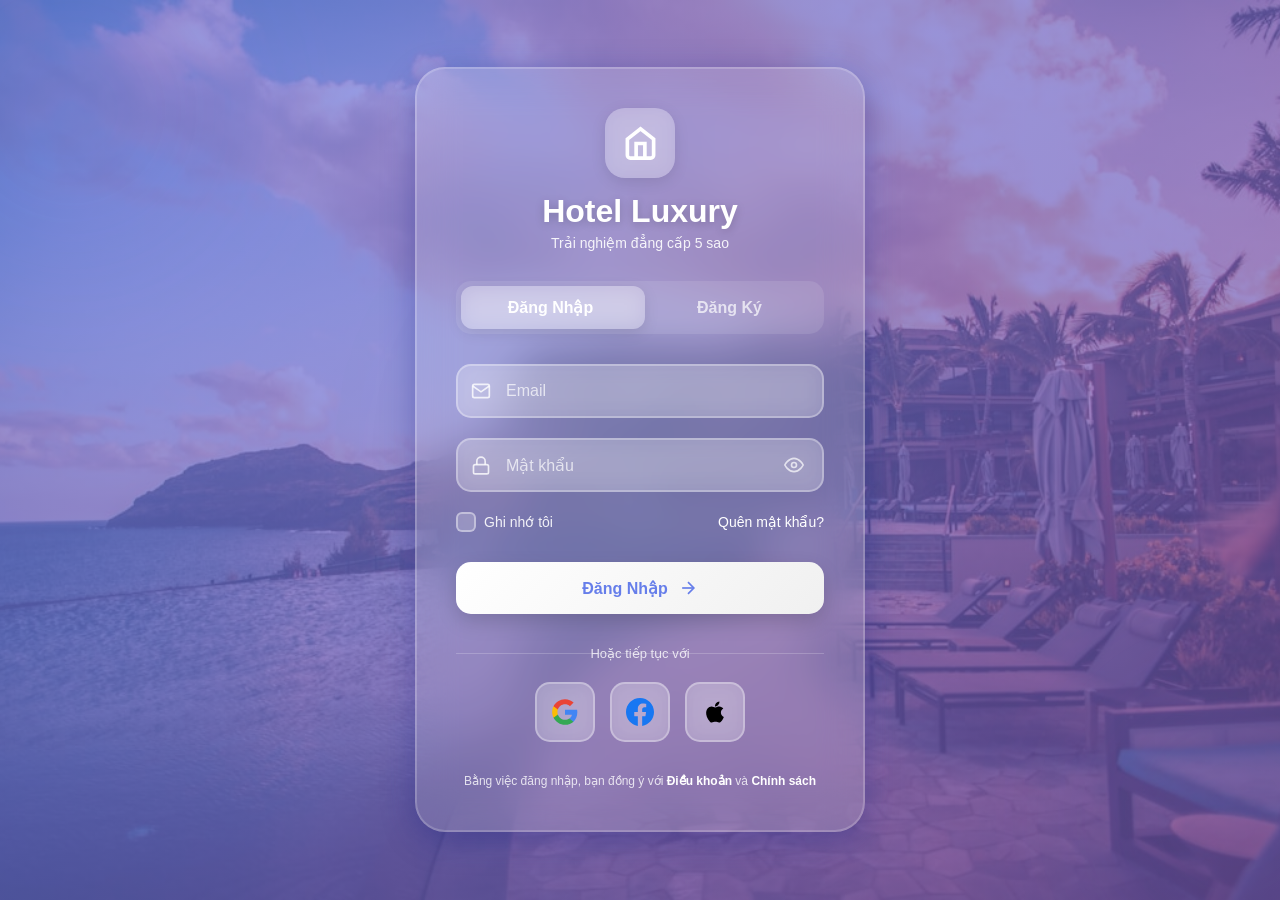
<file: Hotel_Miranda_16-10-23/Frontend/Admin/index.html>
<!DOCTYPE html>
<html lang="vi">
<head>
    <meta charset="UTF-8">
    <meta name="viewport" content="width=device-width, initial-scale=1.0">
    <title>Hotel Manager - Admin Dashboard</title>
    <link rel="stylesheet" href="admin.css">
    <link rel="stylesheet" href="https://cdnjs.cloudflare.com/ajax/libs/font-awesome/6.4.0/css/all.min.css">
</head>
<body>
    <div class="admin-container">
        <!-- Sidebar -->
        <aside class="sidebar">
            <div class="sidebar-header">
                <div class="logo">
                    <i class="fas fa-hotel"></i>
                    <span>Hotel Manager</span>
                </div>
            </div>
            <nav class="sidebar-nav">
                <a href="#" data-tab="dashboard" class="nav-item active">
                    <i class="fas fa-chart-line"></i> Dashboard
                </a>
                <a href="#" data-tab="booking" class="nav-item">
                    <i class="fas fa-calendar-check"></i> Đặt phòng
                </a>
                <a href="#" data-tab="phong" class="nav-item">
                    <i class="fas fa-door-open"></i> Phòng
                </a>
                <a href="#" data-tab="nhanvien" class="nav-item">
                    <i class="fas fa-users"></i> Nhân viên
                </a>
                <a href="#" data-tab="dichvu" class="nav-item">
                    <i class="fas fa-concierge-bell"></i> Dịch vụ
                </a>
                <a href="#" data-tab="baocao" class="nav-item">
                    <i class="fas fa-file-alt"></i> Báo cáo
                </a>
                <a href="#" data-tab="settings" class="nav-item">
                    <i class="fas fa-cog"></i> Cài đặt
                </a>
                <a href="../index.html" class="nav-item logout">
                    <i class="fas fa-sign-out-alt"></i> Đăng xuất
                </a>
            </nav>
        </aside>

        <!-- Main Content -->
        <main class="main-content">
            <!-- Header -->
            <header class="header">
                <div class="header-left">
                    <button class="menu-toggle" id="menuToggle">
                        <i class="fas fa-bars"></i>
                    </button>
                    <h1>Hotel Admin Panel</h1>
                </div>
                <div class="header-right">
                    <div class="user-profile">
                        <img src="https://via.placeholder.com/40" alt="User">
                        <span id="adminName">Admin</span>
                    </div>
                </div>
            </header>

            <!-- Content Area -->
            <div class="content-area">
                <!-- DASHBOARD TAB -->
                <section id="dashboard" class="tab-content active">
                    <h2>Dashboard</h2>
                    <div class="dashboard-grid">
                        <div class="stat-card">
                            <div class="stat-icon" style="background: #3b82f6;">
                                <i class="fas fa-door-open"></i>
                            </div>
                            <div class="stat-info">
                                <h3 id="totalRooms">0</h3>
                                <p>Tổng phòng</p>
                            </div>
                        </div>
                        <div class="stat-card">
                            <div class="stat-icon" style="background: #10b981;">
                                <i class="fas fa-check-circle"></i>
                            </div>
                            <div class="stat-info">
                                <h3 id="emptyRooms">0</h3>
                                <p>Phòng trống</p>
                            </div>
                        </div>
                        <div class="stat-card">
                            <div class="stat-icon" style="background: #f59e0b;">
                                <i class="fas fa-calendar-alt"></i>
                            </div>
                            <div class="stat-info">
                                <h3 id="bookedRooms">0</h3>
                                <p>Đã đặt</p>
                            </div>
                        </div>
                        <div class="stat-card">
                            <div class="stat-icon" style="background: #ef4444;">
                                <i class="fas fa-money-bill"></i>
                            </div>
                            <div class="stat-info">
                                <h3 id="revenue">$0</h3>
                                <p>Doanh thu</p>
                            </div>
                        </div>
                        <div class="stat-card">
                            <div class="stat-icon" style="background: #8b5cf6;">
                                <i class="fas fa-users"></i>
                            </div>
                            <div class="stat-info">
                                <h3 id="totalCustomers">0</h3>
                                <p>Khách hàng</p>
                            </div>
                        </div>
                        <div class="stat-card">
                            <div class="stat-icon" style="background: #ec4899;">
                                <i class="fas fa-user-tie"></i>
                            </div>
                            <div class="stat-info">
                                <h3 id="totalStaff">0</h3>
                                <p>Nhân viên</p>
                            </div>
                        </div>
                    </div>
                </section>

                <!-- BOOKING TAB -->
                <section id="booking" class="tab-content">
                    <div class="section-header">
                        <h2>Quản lý đặt phòng</h2>
                        <button class="btn btn-primary" id="addNewBookingBtn">
                            <i class="fas fa-plus"></i> Thêm đặt phòng
                        </button>
                    </div>

                    <!-- Search & Filter -->
                    <div class="search-bar">
                        <input type="text" id="bookingSearch" placeholder="Tìm theo tên khách, mã phòng...">
                        <input type="date" id="bookingFilterDate" placeholder="Lọc theo ngày">
                        <button class="btn btn-secondary" id="bookingResetBtn">
                            <i class="fas fa-redo"></i> Làm mới
                        </button>
                    </div>

                    <!-- Booking List Table -->
                    <table class="data-table">
                        <thead>
                            <tr>
                                <th>#</th>
                                <th>Khách hàng</th>
                                <th>Phòng</th>
                                <th>Loại phòng</th>
                                <th>Check-in</th>
                                <th>Check-out</th>
                                <th>Số đêm</th>
                                <th>Giá</th>
                                <th>Hành động</th>
                            </tr>
                        </thead>
                        <tbody id="bookingTableBody">
                            <tr>
                                <td colspan="9" style="text-align: center; color: #999;">Đang tải dữ liệu...</td>
                            </tr>
                        </tbody>
                    </table>
                </section>

                <!-- BOOKING DETAIL MODAL -->
                <div id="bookingModal" class="modal">
                    <div class="modal-content" style="max-width: 600px;">
                        <div class="modal-header">
                            <h2 id="bookingModalTitle">Thêm đặt phòng</h2>
                            <button class="close-btn">&times;</button>
                        </div>
                        <form id="bookingForm" style="padding: 20px;">
                            <div class="form-row">
                                <div class="form-group">
                                    <label>Khách hàng *</label>
                                    <input type="text" id="bookingGuestName" placeholder="Nhập tên khách" required>
                                </div>
                                <div class="form-group">
                                    <label>SĐT *</label>
                                    <input type="tel" id="bookingGuestPhone" placeholder="Nhập SĐT" required>
                                </div>
                            </div>

                            <div class="form-row">
                                <div class="form-group">
                                    <label>Email *</label>
                                    <input type="email" id="bookingGuestEmail" placeholder="Nhập email" required>
                                </div>
                                <div class="form-group">
                                    <label>CCCD/Passport</label>
                                    <input type="text" id="bookingGuestCCCD" placeholder="Nhập CCCD/Passport">
                                </div>
                            </div>

                            <div class="form-row">
                                <div class="form-group">
                                    <label>Phòng *</label>
                                    <select id="bookingRoom" required>
                                        <option value="">-- Chọn phòng --</option>
                                    </select>
                                </div>
                                <div class="form-group">
                                    <label>Check-in *</label>
                                    <input type="date" id="bookingCheckIn" required>
                                </div>
                            </div>

                            <div class="form-row">
                                <div class="form-group">
                                    <label>Check-out *</label>
                                    <input type="date" id="bookingCheckOut" required>
                                </div>
                                <div class="form-group">
                                    <label>Số khách</label>
                                    <input type="number" id="bookingGuests" min="1" value="1">
                                </div>
                            </div>

                            <div class="form-group">
                                <label>Ghi chú</label>
                                <textarea id="bookingNotes" placeholder="Ghi chú thêm..." rows="3" style="width: 100%;"></textarea>
                            </div>

                            <div style="display: grid; grid-template-columns: 1fr 1fr; gap: 15px; margin-top: 25px;">
                                <button type="button" class="btn btn-secondary" id="bookingCancelBtn">
                                    <i class="fas fa-times"></i> Hủy
                                </button>
                                <button type="submit" class="btn btn-primary">
                                    <i class="fas fa-save"></i> Lưu
                                </button>
                            </div>
                        </form>
                    </div>
                </div>

                <!-- PHÒNG TAB -->
                <section id="phong" class="tab-content">
                    <div class="section-header">
                        <h2>Quản lý phòng</h2>
                        <button class="btn btn-primary" id="addPhongBtn">
                            <i class="fas fa-plus"></i> Thêm phòng
                        </button>
                    </div>
                    <div class="filters">
                        <input type="text" id="searchPhong" placeholder="Tìm kiếm phòng...">
                        <select id="filterPhongStatus">
                            <option value="">Tất cả trạng thái</option>
                            <option value="Trống">Trống</option>
                            <option value="Đã đặt">Đã đặt</option>
                        </select>
                    </div>
                    <table class="data-table">
                        <thead>
                            <tr>
                                <th>Mã phòng</th>
                                <th>Tên phòng</th>
                                <th>Loại</th>
                                <th>Giá/Đêm</th>
                                <th>Sức chứa</th>
                                <th>Trạng thái</th>
                                <th>Hành động</th>
                            </tr>
                        </thead>
                        <tbody id="phongTableBody">
                        </tbody>
                    </table>
                </section>

                <!-- NHÂN VIÊN TAB -->
                <section id="nhanvien" class="tab-content">
                    <div class="section-header">
                        <h2>Quản lý nhân viên</h2>
                        <button class="btn btn-primary" id="addNhanVienBtn">
                            <i class="fas fa-plus"></i> Thêm nhân viên
                        </button>
                    </div>
                    <div class="filters">
                        <input type="text" id="searchNhanVien" placeholder="Tìm kiếm nhân viên...">
                        <select id="filterNhanVienStatus">
                            <option value="">Tất cả trạng thái</option>
                            <option value="Đang làm việc">Đang làm việc</option>
                            <option value="Nghỉ việc">Nghỉ việc</option>
                        </select>
                    </div>
                    <table class="data-table">
                        <thead>
                            <tr>
                                <th>Mã NV</th>
                                <th>Tên nhân viên</th>
                                <th>Chức vụ</th>
                                <th>Email</th>
                                <th>SĐT</th>
                                <th>Lương</th>
                                <th>Trạng thái</th>
                                <th>Hành động</th>
                            </tr>
                        </thead>
                        <tbody id="nhanvienTableBody">
                        </tbody>
                    </table>
                </section>

                <!-- DỊCH VỤ/CHI PHÍ TAB -->
                <section id="dichvu" class="tab-content">
                    <div class="section-header">
                        <h2>Quản lý dịch vụ & Chi phí</h2>
                        <button class="btn btn-primary" id="addDichVuBtn">
                            <i class="fas fa-plus"></i> Thêm dịch vụ
                        </button>
                    </div>
                    <table class="data-table">
                        <thead>
                            <tr>
                                <th>Mã dịch vụ</th>
                                <th>Tên dịch vụ</th>
                                <th>Đơn giá</th>
                                <th>Hành động</th>
                            </tr>
                        </thead>
                        <tbody id="dichvuTableBody">
                        </tbody>
                    </table>
                </section>

                <!-- BÁO CÁO TAB -->
                <section id="baocao" class="tab-content">
                    <div class="section-header">
                        <h2>Báo cáo & Thống kê</h2>
                    </div>
                    <div class="report-filters">
                        <input type="date" id="reportFrom">
                        <input type="date" id="reportTo">
                        <button class="btn btn-secondary" id="generateReport">
                            <i class="fas fa-refresh"></i> Tạo báo cáo
                        </button>
                    </div>
                    <div id="reportContent" class="report-content">
                        <h3>Chọn khoảng thời gian để tạo báo cáo</h3>
                    </div>
                </section>

                <!-- CÀI ĐẶT TAB -->
                <section id="settings" class="tab-content">
                    <h2>Cài đặt hệ thống</h2>
                    <div class="settings-group">
                        <h3>Cài đặt chung</h3>
                        <div class="setting-item">
                            <label>Tên khách sạn:</label>
                            <input type="text" id="hotelName" value="Hotel Miranda">
                        </div>
                        <div class="setting-item">
                            <label>Email hỗ trợ:</label>
                            <input type="email" id="supportEmail" value="support@hotelmiranda.com">
                        </div>
                        <div class="setting-item">
                            <label>Số điện thoại:</label>
                            <input type="tel" id="supportPhone" value="+84 123 456 789">
                        </div>
                        <button class="btn btn-primary" id="saveSettingsBtn">
                            <i class="fas fa-save"></i> Lưu cài đặt
                        </button>
                    </div>
                </section>
            </div>
        </main>
    </div>

    <!-- MODALS -->
    <!-- Thêm/Edit Phòng Modal -->
    <div id="phongModal" class="modal">
        <div class="modal-content">
            <div class="modal-header">
                <h2 id="phongModalTitle">Thêm phòng</h2>
                <button class="close-btn">&times;</button>
            </div>
            <form id="phongForm">
                <div class="form-group">
                    <label>Mã phòng:</label>
                    <input type="text" id="maPhong" required>
                </div>
                <div class="form-group">
                    <label>Tên phòng:</label>
                    <input type="text" id="tenPhong" required>
                </div>
                <div class="form-group">
                    <label>Loại phòng:</label>
                    <select id="loaiPhong" required>
                        <option>Deluxe</option>
                        <option>Family</option>
                        <option>Standard</option>
                    </select>
                </div>
                <div class="form-group">
                    <label>Giá/Đêm:</label>
                    <input type="number" id="donGia" required>
                </div>
                <div class="form-group">
                    <label>Sức chứa:</label>
                    <input type="number" id="sucChua" required>
                </div>
                <div class="form-group">
                    <label>Mô tả:</label>
                    <textarea id="moTa"></textarea>
                </div>
                <div class="form-group">
                    <label>Hình ảnh:</label>
                    <input type="file" id="hinhAnhPhong" accept="image/*">
                    <small>Chọn ảnh phòng (PNG, JPG, GIF, WebP, max 5MB)</small>
                </div>
                <div class="form-group" id="imagePreviewGroup" style="display: none;">
                    <img id="hinhAnhPreview" src="" alt="Preview" style="max-width: 200px; max-height: 200px; border-radius: 4px;">
                </div>
                <div class="form-group">
                    <label>Trạng thái:</label>
                    <select id="trangThaiPhong">
                        <option>Trống</option>
                        <option>Đã đặt</option>
                    </select>
                </div>
                <div class="modal-buttons">
                    <button type="button" class="btn btn-secondary close-modal">Hủy</button>
                    <button type="submit" class="btn btn-primary">Lưu</button>
                </div>
            </form>
        </div>
    </div>

    <!-- Thêm/Edit Nhân viên Modal -->
    <div id="nhanvienModal" class="modal">
        <div class="modal-content">
            <div class="modal-header">
                <h2 id="nhanvienModalTitle">Thêm nhân viên</h2>
                <button class="close-btn">&times;</button>
            </div>
            <form id="nhanvienForm">
                <div class="form-group">
                    <label>Tên nhân viên:</label>
                    <input type="text" id="tenNV" required>
                </div>
                <div class="form-group">
                    <label>Chức vụ:</label>
                    <input type="text" id="chucVu" required>
                </div>
                <div class="form-group">
                    <label>Email:</label>
                    <input type="email" id="emailNV" required>
                </div>
                <div class="form-group">
                    <label>SĐT:</label>
                    <input type="tel" id="sdtNV" required>
                </div>
                <div class="form-group">
                    <label>Lương:</label>
                    <input type="number" id="luongNV" required>
                </div>
                <div class="form-group">
                    <label>Trạng thái:</label>
                    <select id="trangThaiNV">
                        <option value="Đang làm việc">Đang làm việc</option>
                        <option value="Nghỉ việc">Nghỉ việc</option>
                    </select>
                </div>
                <div class="modal-buttons">
                    <button type="button" class="btn btn-secondary close-modal">Hủy</button>
                    <button type="submit" class="btn btn-primary">Lưu</button>
                </div>
            </form>
        </div>
    </div>

    <!-- Thêm/Edit Dịch vụ Modal -->
    <div id="dichvuModal" class="modal">
        <div class="modal-content">
            <div class="modal-header">
                <h2 id="dichvuModalTitle">Thêm dịch vụ</h2>
                <button class="close-btn">&times;</button>
            </div>
            <form id="dichvuForm">
                <div class="form-group">
                    <label>Tên dịch vụ:</label>
                    <input type="text" id="tenDichVu" required>
                </div>
                <div class="form-group">
                    <label>Đơn giá:</label>
                    <input type="number" id="donGiaDichVu" required>
                </div>
                <div class="modal-buttons">
                    <button type="button" class="btn btn-secondary close-modal">Hủy</button>
                    <button type="submit" class="btn btn-primary">Lưu</button>
                </div>
            </form>
        </div>
    </div>

    <!-- Thêm Booking Modal -->
    <div id="bookingModal" class="modal">
        <div class="modal-content">
            <div class="modal-header">
                <h2>Tạo đặt phòng mới</h2>
                <button class="close-btn">&times;</button>
            </div>
            <form id="bookingForm">
                <div class="form-group">
                    <label>Tên khách hàng:</label>
                    <input type="text" id="bookingName" required>
                </div>
                <div class="form-group">
                    <label>Email:</label>
                    <input type="email" id="bookingEmail" required>
                </div>
                <div class="form-group">
                    <label>SĐT:</label>
                    <input type="tel" id="bookingPhone" required>
                </div>
                <div class="form-group">
                    <label>Chọn phòng:</label>
                    <select id="bookingPhong" required></select>
                </div>
                <div class="form-group">
                    <label>Check-in:</label>
                    <input type="date" id="checkIn" required>
                </div>
                <div class="form-group">
                    <label>Check-out:</label>
                    <input type="date" id="checkOut" required>
                </div>
                <div class="modal-buttons">
                    <button type="button" class="btn btn-secondary close-modal">Hủy</button>
                    <button type="submit" class="btn btn-primary">Tạo đặt phòng</button>
                </div>
            </form>
        </div>
    </div>

    <script src="admin.js"></script>
</body>
</html>
</file>
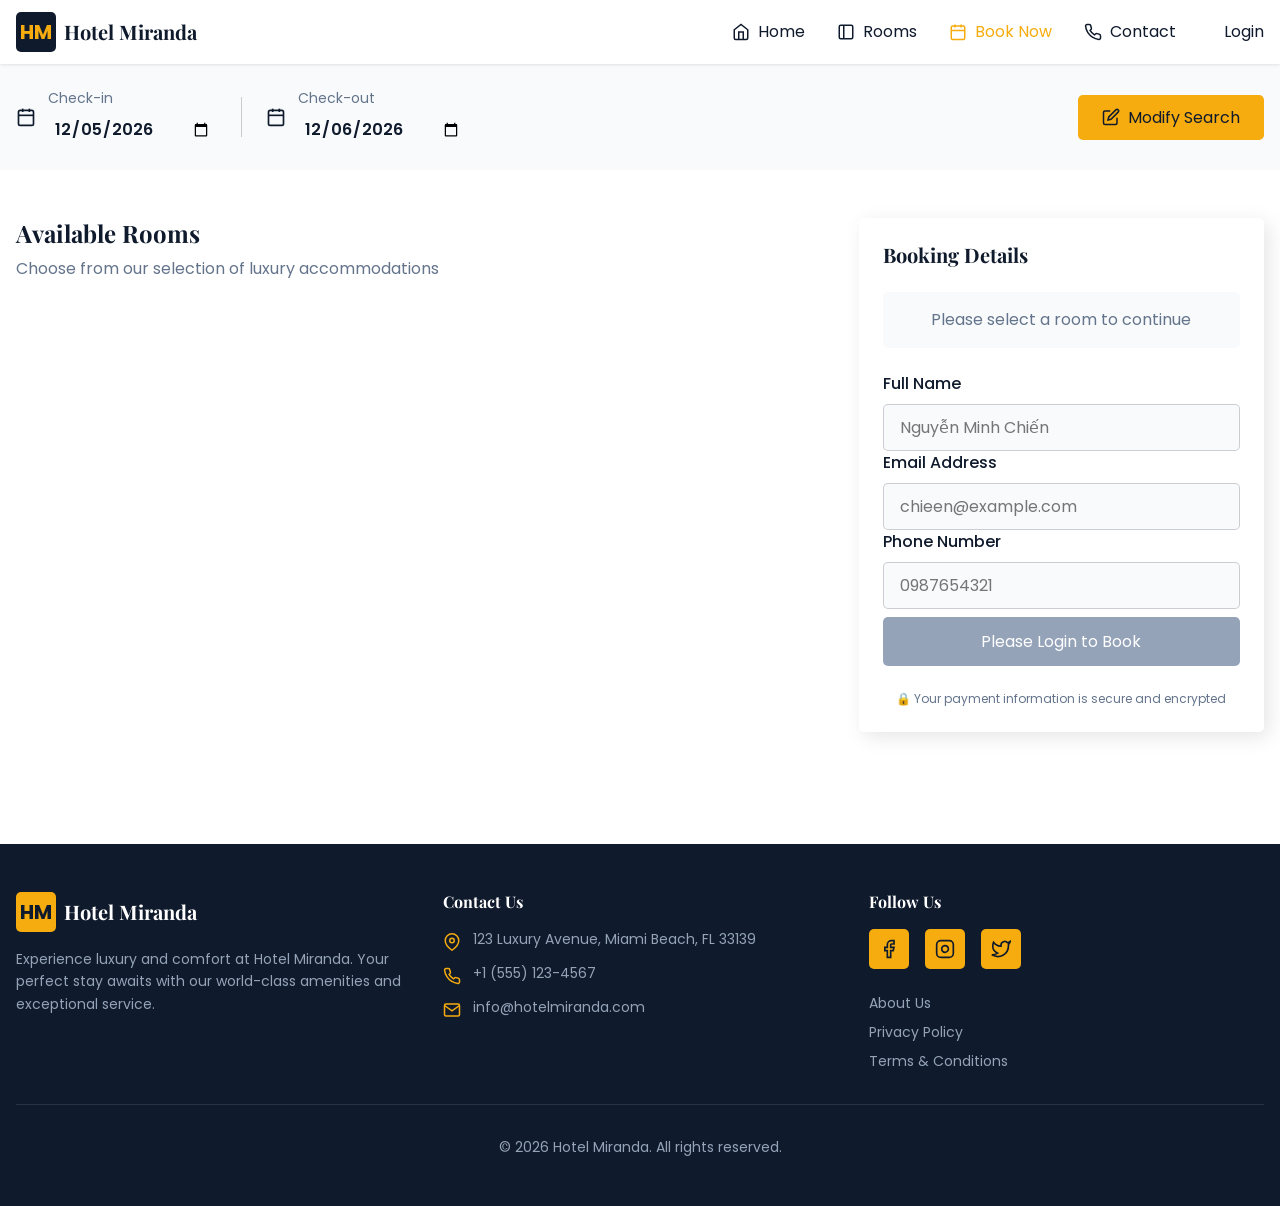
<file: Hotel_Miranda_16-10-23/Frontend/Booking/index.html>
<!DOCTYPE html>
<html lang="vi">
<head>
    <meta charset="UTF-8">
    <meta name="viewport" content="width=device-width, initial-scale=1.0">
    <title>Hotel Miranda - Booking</title>
    <link rel="stylesheet" href="styles.css">
    <link rel="preconnect" href="https://fonts.googleapis.com">
    <link rel="preconnect" href="https://fonts.gstatic.com" crossorigin>
    <link href="https://fonts.googleapis.com/css2?family=Playfair+Display:wght@700&family=Poppins:wght@400;500&display=swap" rel="stylesheet">
</head>
<body>
    <!-- Navbar -->
    <nav class="navbar">
        <div class="container">
            <div class="navbar-content">
                <!-- Logo -->
                <div class="navbar-logo">
                    <div class="logo-icon">
                        <span>HM</span>
                    </div>
                    <h1 class="logo-text">Hotel Miranda</h1>
                </div>
                
                <!-- Navigation Links -->
                <div class="navbar-links">
                    <a href="../index.html" class="nav-link">
                        <svg width="18" height="18" viewBox="0 0 24 24" fill="none" stroke="currentColor" stroke-width="2">
                            <path d="M3 9l9-7 9 7v11a2 2 0 0 1-2 2H5a2 2 0 0 1-2-2z"></path>
                            <polyline points="9 22 9 12 15 12 15 22"></polyline>
                        </svg>
                        <span>Home</span>
                    </a>
                    <a href="#" class="nav-link">
                        <svg width="18" height="18" viewBox="0 0 24 24" fill="none" stroke="currentColor" stroke-width="2">
                            <rect x="3" y="3" width="18" height="18" rx="2" ry="2"></rect>
                            <path d="M9 3v18"></path>
                        </svg>
                        <span>Rooms</span>
                    </a>
                    <a href="#" class="nav-link active">
                        <svg width="18" height="18" viewBox="0 0 24 24" fill="none" stroke="currentColor" stroke-width="2">
                            <rect x="3" y="4" width="18" height="18" rx="2" ry="2"></rect>
                            <line x1="16" y1="2" x2="16" y2="6"></line>
                            <line x1="8" y1="2" x2="8" y2="6"></line>
                            <line x1="3" y1="10" x2="21" y2="10"></line>
                        </svg>
                        <span>Book Now</span>
                    </a>
                    <a href="#" class="nav-link">
                        <svg width="18" height="18" viewBox="0 0 24 24" fill="none" stroke="currentColor" stroke-width="2">
                            <path d="M22 16.92v3a2 2 0 0 1-2.18 2 19.79 19.79 0 0 1-8.63-3.07 19.5 19.5 0 0 1-6-6 19.79 19.79 0 0 1-3.07-8.67A2 2 0 0 1 4.11 2h3a2 2 0 0 1 2 1.72 12.84 12.84 0 0 0 .7 2.81 2 2 0 0 1-.45 2.11L8.09 9.91a16 16 0 0 0 6 6l1.27-1.27a2 2 0 0 1 2.11-.45 12.84 12.84 0 0 0 2.81.7A2 2 0 0 1 22 16.92z"></path>
                        </svg>
                        <span>Contact</span>
                        <div id="auth-section" style="display: flex; align-items: center; margin-left: 1rem;">
                            <a href="../Login/index.html" class="nav-link login-btn">Login</a>
                        </div>
                </div>
            </div>
        </div>
    </nav>

    <!-- Search Summary Bar -->
    <div class="search-summary">
        <div class="container">
            <div class="search-summary-content">
                <!-- Search Details -->
                <div class="search-details">
                    <div class="search-item">
                        <svg width="20" height="20" viewBox="0 0 24 24" fill="none" stroke="currentColor" stroke-width="2">
                            <rect x="3" y="4" width="18" height="18" rx="2" ry="2"></rect>
                            <line x1="16" y1="2" x2="16" y2="6"></line>
                            <line x1="8" y1="2" x2="8" y2="6"></line>
                            <line x1="3" y1="10" x2="21" y2="10"></line>
                        </svg>
                        <div>
                            <p class="search-label">Check-in</p>
                            <input type="date" id="modify_check_in" class="search-input-date">
                        </div>
                    </div>
                    
                    <div class="search-divider"></div>
                    
                    <div class="search-item">
                        <svg width="20" height="20" viewBox="0 0 24 24" fill="none" stroke="currentColor" stroke-width="2">
                            <rect x="3" y="4" width="18" height="18" rx="2" ry="2"></rect>
                            <line x1="16" y1="2" x2="16" y2="6"></line>
                            <line x1="8" y1="2" x2="8" y2="6"></line>
                            <line x1="3" y1="10" x2="21" y2="10"></line>
                        </svg>
                        <div>
                            <p class="search-label">Check-out</p>
                            <input type="date" id="modify_check_out" class="search-input-date">
                        </div>
                    </div>
                </div>
                <!-- Modify Button -->
                <button class="btn-modify" onclick="handleModifySearch()">
                    <svg width="18" height="18" viewBox="0 0 24 24" fill="none" stroke="currentColor" stroke-width="2">
                        <path d="M11 4H4a2 2 0 0 0-2 2v14a2 2 0 0 0 2 2h14a2 2 0 0 0 2-2v-7"></path>
                        <path d="M18.5 2.5a2.121 2.121 0 0 1 3 3L12 15l-4 1 1-4 9.5-9.5z"></path>
                    </svg>
                    Modify Search
                </button>
            </div>
        </div>
    </div>

    <!-- Main Content -->
    <main class="main-content">
        <div class="container">
            <div class="content-grid">
                <!-- Left Column - Available Rooms -->
                <div class="rooms-column">
                    <div class="section-header">
                        <h2>Available Rooms</h2>
                        <p>Choose from our selection of luxury accommodations</p>
                    </div>
                    
                    <!-- Room Cards Container -->
                    <div id="roomsContainer" class="rooms-list"></div>
                </div>
                
                <!-- Right Column - Booking Form -->
                <div class="booking-column">
                    <div class="booking-form-card" id="bookingFormCard">
                        <h3>Booking Details</h3>
                        
                        <!-- Selected Room Summary -->
                        <div id="roomSummary" class="room-summary">
                            <p class="no-room-selected">Please select a room to continue</p>
                        </div>
                        
                        <!-- Booking Form -->
                        <div class="booking-form-inner">
                            <div class="form-group">
                                <label>Full Name</label>
                                <input type="text" id="fullName" placeholder="Nguyễn Minh Chiến">
                            </div>
                            
                            <div class="form-group">
                                <label>Email Address</label>
                                <input type="email" id="email" placeholder="chieen@example.com">
                            </div>
                            
                            <div class="form-group">
                                <label>Phone Number</label>
                                <input type="tel" id="phone" placeholder="0987654321">
                            </div>
                        
                            <button type="button" class="btn-submit" id="submitBtn" onclick="thucHienDatPhong()" disabled>
                                <svg width="20" height="20" viewBox="0 0 24 24" fill="none" stroke="currentColor" stroke-width="2">
                                    <rect x="1" y="4" width="22" height="16" rx="2" ry="2"></rect>
                                    <line x1="1" y1="10" x2="23" y2="10"></line>
                                </svg>
                                Confirm Booking
                            </button>
                        </div>
                        
                        <!-- Security Note -->
                        <div class="security-note">
                            <p>🔒 Your payment information is secure and encrypted</p>
                        </div>
                    </div>
                </div>
            </div>
        </div>
    </main>

    <!-- Footer -->
    <footer class="footer">
        <div class="container">
            <div class="footer-grid">
                <!-- About Section -->
                <div class="footer-section">
                    <div class="footer-logo">
                        <div class="logo-icon">
                            <span>HM</span>
                        </div>
                        <h3>Hotel Miranda</h3>
                    </div>
                    <p class="footer-description">
                        Experience luxury and comfort at Hotel Miranda. Your perfect stay awaits with our world-class amenities and exceptional service.
                    </p>
                </div>
                
                <!-- Contact Section -->
                <div class="footer-section">
                    <h4>Contact Us</h4>
                    <div class="contact-list">
                        <div class="contact-item">
                            <svg width="18" height="18" viewBox="0 0 24 24" fill="none" stroke="currentColor" stroke-width="2">
                                <path d="M21 10c0 7-9 13-9 13s-9-6-9-13a9 9 0 0 1 18 0z"></path>
                                <circle cx="12" cy="10" r="3"></circle>
                            </svg>
                            <p>123 Luxury Avenue, Miami Beach, FL 33139</p>
                        </div>
                        <div class="contact-item">
                            <svg width="18" height="18" viewBox="0 0 24 24" fill="none" stroke="currentColor" stroke-width="2">
                                <path d="M22 16.92v3a2 2 0 0 1-2.18 2 19.79 19.79 0 0 1-8.63-3.07 19.5 19.5 0 0 1-6-6 19.79 19.79 0 0 1-3.07-8.67A2 2 0 0 1 4.11 2h3a2 2 0 0 1 2 1.72 12.84 12.84 0 0 0 .7 2.81 2 2 0 0 1-.45 2.11L8.09 9.91a16 16 0 0 0 6 6l1.27-1.27a2 2 0 0 1 2.11-.45 12.84 12.84 0 0 0 2.81.7A2 2 0 0 1 22 16.92z"></path>
                            </svg>
                            <p>+1 (555) 123-4567</p>
                        </div>
                        <div class="contact-item">
                            <svg width="18" height="18" viewBox="0 0 24 24" fill="none" stroke="currentColor" stroke-width="2">
                                <path d="M4 4h16c1.1 0 2 .9 2 2v12c0 1.1-.9 2-2 2H4c-1.1 0-2-.9-2-2V6c0-1.1.9-2 2-2z"></path>
                                <polyline points="22,6 12,13 2,6"></polyline>
                            </svg>
                            <p>info@hotelmiranda.com</p>
                        </div>
                    </div>
                </div>
                
                <!-- Quick Links & Social -->
                <div class="footer-section">
                    <h4>Follow Us</h4>
                    <div class="social-links">
                        <a href="#" class="social-link">
                            <svg width="20" height="20" viewBox="0 0 24 24" fill="none" stroke="currentColor" stroke-width="2">
                                <path d="M18 2h-3a5 5 0 0 0-5 5v3H7v4h3v8h4v-8h3l1-4h-4V7a1 1 0 0 1 1-1h3z"></path>
                            </svg>
                        </a>
                        <a href="#" class="social-link">
                            <svg width="20" height="20" viewBox="0 0 24 24" fill="none" stroke="currentColor" stroke-width="2">
                                <rect x="2" y="2" width="20" height="20" rx="5" ry="5"></rect>
                                <path d="M16 11.37A4 4 0 1 1 12.63 8 4 4 0 0 1 16 11.37z"></path>
                                <line x1="17.5" y1="6.5" x2="17.51" y2="6.5"></line>
                            </svg>
                        </a>
                        <a href="#" class="social-link">
                            <svg width="20" height="20" viewBox="0 0 24 24" fill="none" stroke="currentColor" stroke-width="2">
                                <path d="M23 3a10.9 10.9 0 0 1-3.14 1.53 4.48 4.48 0 0 0-7.86 3v1A10.66 10.66 0 0 1 3 4s-4 9 5 13a11.64 11.64 0 0 1-7 2c9 5 20 0 20-11.5a4.5 4.5 0 0 0-.08-.83A7.72 7.72 0 0 0 23 3z"></path>
                            </svg>
                        </a>
                    </div>
                    <div class="footer-links">
                        <a href="#">About Us</a>
                        <a href="#">Privacy Policy</a>
                        <a href="#">Terms & Conditions</a>
                    </div>
                </div>
            </div>
            
            <!-- Copyright -->
            <div class="footer-bottom">
                <p>© 2026 Hotel Miranda. All rights reserved.</p>
            </div>
        </div>
    </footer>

    <!-- Confirmation Modal -->
    <div id="confirmationModal" class="modal">
        <div class="modal-content">
            <!-- Modal Header -->
            <div class="modal-header">
                <button class="modal-close" id="modalClose">
                    <svg width="24" height="24" viewBox="0 0 24 24" fill="none" stroke="currentColor" stroke-width="2">
                        <line x1="18" y1="6" x2="6" y2="18"></line>
                        <line x1="6" y1="6" x2="18" y2="18"></line>
                    </svg>
                </button>
                
                <div class="modal-header-content">
                    <div class="modal-icon">
                        <svg width="32" height="32" viewBox="0 0 24 24" fill="none" stroke="currentColor" stroke-width="2">
                            <path d="M22 11.08V12a10 10 0 1 1-5.93-9.14"></path>
                            <polyline points="22 4 12 14.01 9 11.01"></polyline>
                        </svg>
                    </div>
                    <h2>Booking Confirmed!</h2>
                    <p>Thank you for choosing Hotel Miranda</p>
                </div>
            </div>

            <!-- Confirmation Number -->
            <div class="confirmation-number">
                <p class="confirmation-label">Confirmation Number</p>
                <p class="confirmation-code" id="confirmationCode">HM123456789</p>
            </div>

            <!-- Modal Body -->
            <div class="modal-body">
                <!-- Guest Information -->
                <div class="modal-section">
                    <h3>
                        <svg width="20" height="20" viewBox="0 0 24 24" fill="none" stroke="currentColor" stroke-width="2">
                            <path d="M20 21v-2a4 4 0 0 0-4-4H8a4 4 0 0 0-4 4v2"></path>
                            <circle cx="12" cy="7" r="4"></circle>
                        </svg>
                        Guest Information
                    </h3>
                    <div class="info-box">
                        <div class="info-row">
                            <span>Name</span>
                            <span id="modalName"></span>
                        </div>
                        <div class="info-row">
                            <span>Email</span>
                            <span id="modalEmail"></span>
                        </div>
                        <div class="info-row">
                            <span>Phone</span>
                            <span id="modalPhone"></span>
                        </div>
                    </div>
                </div>

                <!-- Reservation Details -->
                <div class="modal-section">
                    <h3>
                        <svg width="20" height="20" viewBox="0 0 24 24" fill="none" stroke="currentColor" stroke-width="2">
                            <rect x="3" y="4" width="18" height="18" rx="2" ry="2"></rect>
                            <line x1="16" y1="2" x2="16" y2="6"></line>
                            <line x1="8" y1="2" x2="8" y2="6"></line>
                            <line x1="3" y1="10" x2="21" y2="10"></line>
                        </svg>
                        Reservation Details
                    </h3>
                    <div class="info-box">
                        <div class="info-row">
                            <span>Room Type</span>
                            <span id="modalRoom"></span>
                        </div>
                        <div class="info-row">
                            <span>Check-in</span>
                            <span>March 30, 2026</span>
                        </div>
                        <div class="info-row">
                            <span>Check-out</span>
                            <span>April 2, 2026</span>
                        </div>
                        <div class="info-row">
                            <span>Number of Nights</span>
                            <span>3 nights</span>
                        </div>
                    </div>
                </div>

                <!-- Payment Summary -->
                <div class="modal-section">
                    <h3>
                        <svg width="20" height="20" viewBox="0 0 24 24" fill="none" stroke="currentColor" stroke-width="2">
                            <rect x="1" y="4" width="22" height="16" rx="2" ry="2"></rect>
                            <line x1="1" y1="10" x2="23" y2="10"></line>
                        </svg>
                        Payment Summary
                    </h3>
                    <div class="info-box">
                        <div class="info-row">
                            <span>Price per night</span>
                            <span id="modalPricePerNight"></span>
                        </div>
                        <div class="info-row">
                            <span>3 nights</span>
                            <span id="modalSubtotal"></span>
                        </div>
                        <div class="info-row total-row">
                            <span>Total Amount</span>
                            <span id="modalTotal" class="total-amount"></span>
                        </div>
                        <div class="payment-confirmed">
                            <p>✓ Payment confirmed and processed</p>
                        </div>
                    </div>
                </div>

                <!-- Hotel Location -->
                <div class="hotel-location">
                    <svg width="20" height="20" viewBox="0 0 24 24" fill="none" stroke="currentColor" stroke-width="2">
                        <path d="M21 10c0 7-9 13-9 13s-9-6-9-13a9 9 0 0 1 18 0z"></path>
                        <circle cx="12" cy="10" r="3"></circle>
                    </svg>
                    <div>
                        <p><strong>Hotel Miranda</strong><br>
                        123 Luxury Avenue<br>
                        Miami Beach, FL 33139<br>
                        Phone: +1 (555) 123-4567</p>
                    </div>
                </div>

                <!-- Important Information -->
                <div class="important-info">
                    <h4>Important Information:</h4>
                    <ul>
                        <li>Check-in time: 3:00 PM</li>
                        <li>Check-out time: 11:00 AM</li>
                        <li>Valid photo ID and credit card required at check-in</li>
                        <li>Cancellation policy: Free cancellation up to 48 hours before check-in</li>
                    </ul>
                </div>
            </div>

            <!-- Modal Actions -->
            <div class="modal-actions">
                <div class="modal-actions">
                    <button class="btn-action btn-download" onclick="handleDownload()">
                        <svg width="18" height="18" viewBox="0 0 24 24" fill="none" stroke="currentColor" stroke-width="2">
                            <path d="M21 15v4a2 2 0 0 1-2 2H5a2 2 0 0 1-2-2v-4"></path>
                            <polyline points="7 10 12 15 17 10"></polyline>
                            <line x1="12" y1="15" x2="12" y2="3"></line>
                        </svg>
                        Download PDF
                    </button>
                    <button class="btn-action btn-print" onclick="handlePrint()">
                        <svg width="18" height="18" viewBox="0 0 24 24" fill="none" stroke="currentColor" stroke-width="2">
                            <polyline points="6 9 6 2 18 2 18 9"></polyline>
                            <path d="M6 18H4a2 2 0 0 1-2-2v-5a2 2 0 0 1 2-2h16a2 2 0 0 1 2 2v5a2 2 0 0 1-2 2h-2"></path>
                            <rect x="6" y="14" width="12" height="8"></rect>
                        </svg>
                        Print
                    </button>
    
                    <button class="btn-action" type="button" onclick="closeModal()" style="background-color: #ef4444; color: white; border: none;">
                        <svg width="18" height="18" viewBox="0 0 24 24" fill="none" stroke="currentColor" stroke-width="2">
                            <line x1="18" y1="6" x2="6" y2="18"></line>
                            <line x1="6" y1="6" x2="18" y2="18"></line>
                        </svg>
                        Close Window
                    </button>
                </div>
            </div>
        </div>
    </div>
    
    <script src="script.js"></script>
</body>
</html>
</file>
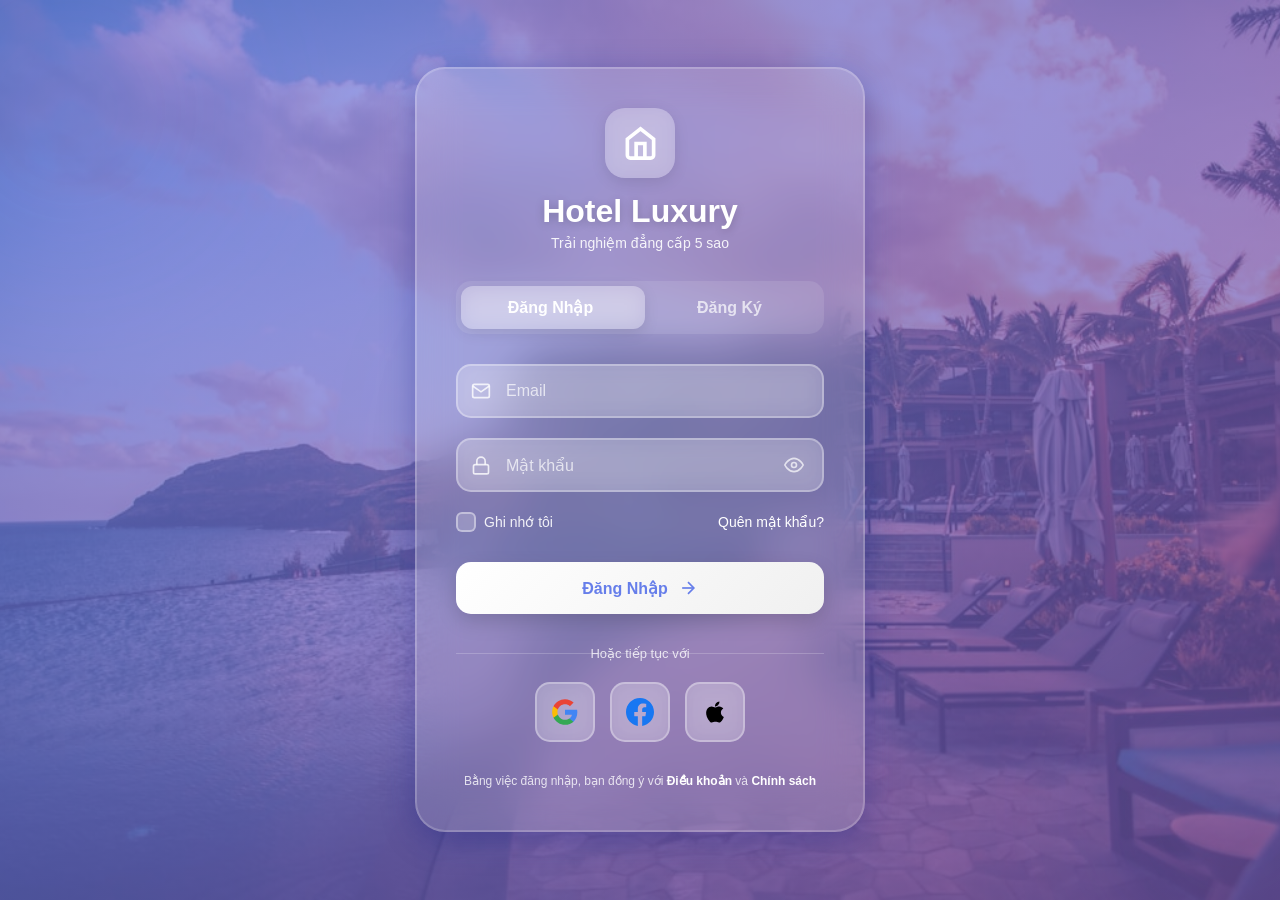
<file: Hotel_Miranda_16-10-23/Frontend/Login/index.html>
<!DOCTYPE html>
<html lang="vi">
<head>
    <meta charset="UTF-8">
    <meta name="viewport" content="width=device-width, initial-scale=1.0">
    <title>Hotel Booking - Đăng Nhập</title>
    <link rel="stylesheet" href="style.css">
    <script src="https://accounts.google.com/gsi/client"  defer></script>
</head>
<body>
    <!-- Animated Background -->
    <div class="background-animation">
        <div class="gradient-orb orb-1"></div>
        <div class="gradient-orb orb-2"></div>
        <div class="gradient-orb orb-3"></div>
    </div>

    <!-- Main Container -->
    <div class="main-wrapper">
        <!-- Glass Card -->
        <div class="glass-card" id="glassCard">
            <!-- Logo Section -->
            <div class="logo-section">
                <div class="logo-icon">
                    <svg viewBox="0 0 24 24" fill="none" stroke="currentColor" stroke-width="2">
                        <path d="M3 9l9-7 9 7v11a2 2 0 0 1-2 2H5a2 2 0 0 1-2-2z"></path>
                        <polyline points="9 22 9 12 15 12 15 22"></polyline>
                    </svg>
                </div>
                <h1 class="logo-text">Hotel Luxury</h1>
                <p class="tagline">Trải nghiệm đẳng cấp 5 sao</p>
            </div>

            <!-- Tab Switcher -->
            <div class="tab-switcher">
                <button class="tab-btn active" id="loginTab" onclick="switchTab('login')">
                    Đăng Nhập
                </button>
                <button class="tab-btn" id="registerTab" onclick="switchTab('register')">
                    Đăng Ký
                </button>
                <div class="tab-indicator" id="tabIndicator"></div>
            </div>

            <!-- Form Container -->
            <form id="authForm" class="auth-form">
                <!-- Name Field (Register only) -->
                <div class="input-group hidden" id="nameField">
                    <div class="floating-input">
                        <input type="text" id="name" class="form-input" placeholder=" " autocomplete="name">
                        <label for="name" class="floating-label">
                            <svg class="label-icon" viewBox="0 0 24 24" fill="none" stroke="currentColor" stroke-width="2">
                                <path d="M20 21v-2a4 4 0 0 0-4-4H8a4 4 0 0 0-4 4v2"></path>
                                <circle cx="12" cy="7" r="4"></circle>
                            </svg>
                            Họ và tên
                        </label>
                    </div>
                </div>

                <!-- Email Field -->
                <div class="input-group">
                    <div class="floating-input">
                        <input type="email" id="email" class="form-input" placeholder=" " required autocomplete="email">
                        <label for="email" class="floating-label">
                            <svg class="label-icon" viewBox="0 0 24 24" fill="none" stroke="currentColor" stroke-width="2">
                                <path d="M4 4h16c1.1 0 2 .9 2 2v12c0 1.1-.9 2-2 2H4c-1.1 0-2-.9-2-2V6c0-1.1.9-2 2-2z"></path>
                                <polyline points="22,6 12,13 2,6"></polyline>
                            </svg>
                            Email
                        </label>
                    </div>
                </div>

                <!-- Password Field -->
                <div class="input-group">
                    <div class="floating-input">
                        <input type="password" id="password" class="form-input" placeholder=" " required autocomplete="current-password">
                        <label for="password" class="floating-label">
                            <svg class="label-icon" viewBox="0 0 24 24" fill="none" stroke="currentColor" stroke-width="2">
                                <rect x="3" y="11" width="18" height="11" rx="2" ry="2"></rect>
                                <path d="M7 11V7a5 5 0 0 1 10 0v4"></path>
                            </svg>
                            Mật khẩu
                        </label>
                        <button type="button" class="toggle-password" onclick="togglePasswordVisibility('password')">
                            <svg class="eye-icon" viewBox="0 0 24 24" fill="none" stroke="currentColor" stroke-width="2">
                                <path d="M1 12s4-8 11-8 11 8 11 8-4 8-11 8-11-8-11-8z"></path>
                                <circle cx="12" cy="12" r="3"></circle>
                            </svg>
                        </button>
                    </div>
                </div>

                <!-- Confirm Password Field (Register only) -->
                <div class="input-group hidden" id="confirmPasswordField">
                    <div class="floating-input">
                        <input type="password" id="confirmPassword" class="form-input" placeholder=" " autocomplete="new-password">
                        <label for="confirmPassword" class="floating-label">
                            <svg class="label-icon" viewBox="0 0 24 24" fill="none" stroke="currentColor" stroke-width="2">
                                <rect x="3" y="11" width="18" height="11" rx="2" ry="2"></rect>
                                <path d="M7 11V7a5 5 0 0 1 10 0v4"></path>
                            </svg>
                            Xác nhận mật khẩu
                        </label>
                        <button type="button" class="toggle-password" onclick="togglePasswordVisibility('confirmPassword')">
                            <svg class="eye-icon" viewBox="0 0 24 24" fill="none" stroke="currentColor" stroke-width="2">
                                <path d="M1 12s4-8 11-8 11 8 11 8-4 8-11 8-11-8-11-8z"></path>
                                <circle cx="12" cy="12" r="3"></circle>
                            </svg>
                        </button>
                    </div>
                </div>

                <!-- Remember & Forgot (Login only) -->
                <div class="form-extras" id="loginExtras">
                    <label class="checkbox-wrapper">
                        <input type="checkbox" id="rememberMe">
                        <span class="checkmark"></span>
                        <span class="checkbox-label">Ghi nhớ tôi</span>
                    </label>
                    <button type="button" class="link-btn" onclick="handleForgotPassword()">
                        Quên mật khẩu?
                    </button>
                </div>

                <!-- Submit Button -->
                <button type="submit" class="submit-btn" id="submitBtn">
                    <span class="btn-text">Đăng Nhập</span>
                    <svg class="btn-arrow" viewBox="0 0 24 24" fill="none" stroke="currentColor" stroke-width="2">
                        <line x1="5" y1="12" x2="19" y2="12"></line>
                        <polyline points="12 5 19 12 12 19"></polyline>
                    </svg>
                </button>
            </form>

            <!-- Social Login -->
            <div class="social-section">
                <div class="section-divider">
                    <span>Hoặc tiếp tục với</span>
                </div>
                <div class="social-buttons">
                    <button type="button" class="social-btn" id="custom-google-btn" title="Google">
                        <svg viewBox="0 0 24 24" fill="currentColor">
                            <path d="M22.56 12.25c0-.78-.07-1.53-.2-2.25H12v4.26h5.92c-.26 1.37-1.04 2.53-2.21 3.31v2.77h3.57c2.08-1.92 3.28-4.74 3.28-8.09z" fill="#4285F4"/>
                            <path d="M12 23c2.97 0 5.46-.98 7.28-2.66l-3.57-2.77c-.98.66-2.23 1.06-3.71 1.06-2.86 0-5.29-1.93-6.16-4.53H2.18v2.84C3.99 20.53 7.7 23 12 23z" fill="#34A853"/>
                            <path d="M5.84 14.09c-.22-.66-.35-1.36-.35-2.09s.13-1.43.35-2.09V7.07H2.18C1.43 8.55 1 10.22 1 12s.43 3.45 1.18 4.93l2.85-2.22.81-.62z" fill="#FBBC05"/>
                            <path d="M12 5.38c1.62 0 3.06.56 4.21 1.64l3.15-3.15C17.45 2.09 14.97 1 12 1 7.7 1 3.99 3.47 2.18 7.07l3.66 2.84c.87-2.6 3.3-4.53 6.16-4.53z" fill="#EA4335"/>
                        </svg>
                    </button>
                    <button class="social-btn" onclick="handleSocialLogin('Facebook')" title="Facebook">
                        <svg viewBox="0 0 24 24" fill="#1877F2">
                            <path d="M24 12.073c0-6.627-5.373-12-12-12s-12 5.373-12 12c0 5.99 4.388 10.954 10.125 11.854v-8.385H7.078v-3.47h3.047V9.43c0-3.007 1.792-4.669 4.533-4.669 1.312 0 2.686.235 2.686.235v2.953H15.83c-1.491 0-1.956.925-1.956 1.874v2.25h3.328l-.532 3.47h-2.796v8.385C19.612 23.027 24 18.062 24 12.073z"/>
                        </svg>
                    </button>
                    <button class="social-btn" onclick="handleSocialLogin('Apple')" title="Apple">
                        <svg viewBox="0 0 24 24" fill="currentColor">
                            <path d="M17.05 20.28c-.98.95-2.05.8-3.08.35-1.09-.46-2.09-.48-3.24 0-1.44.62-2.2.44-3.06-.35C2.79 15.25 3.51 7.59 9.05 7.31c1.35.07 2.29.74 3.08.8 1.18-.24 2.31-.93 3.57-.84 1.51.12 2.65.72 3.4 1.8-3.12 1.87-2.38 5.98.48 7.13-.57 1.5-1.31 2.99-2.54 4.09l.01-.01zM12.03 7.25c-.15-2.23 1.66-4.07 3.74-4.25.29 2.58-2.34 4.5-3.74 4.25z"/>
                        </svg>
                    </button>
                </div>
            </div>

            <!-- Footer -->
            <div class="card-footer">
                <p class="footer-text">
                    Bằng việc đăng nhập, bạn đồng ý với 
                    <a href="#" class="footer-link">Điều khoản</a> và 
                    <a href="#" class="footer-link">Chính sách</a>
                </p>
            </div>
        </div>
    </div>

    <script src="login.js"></script>
</body>
</html>
</file>
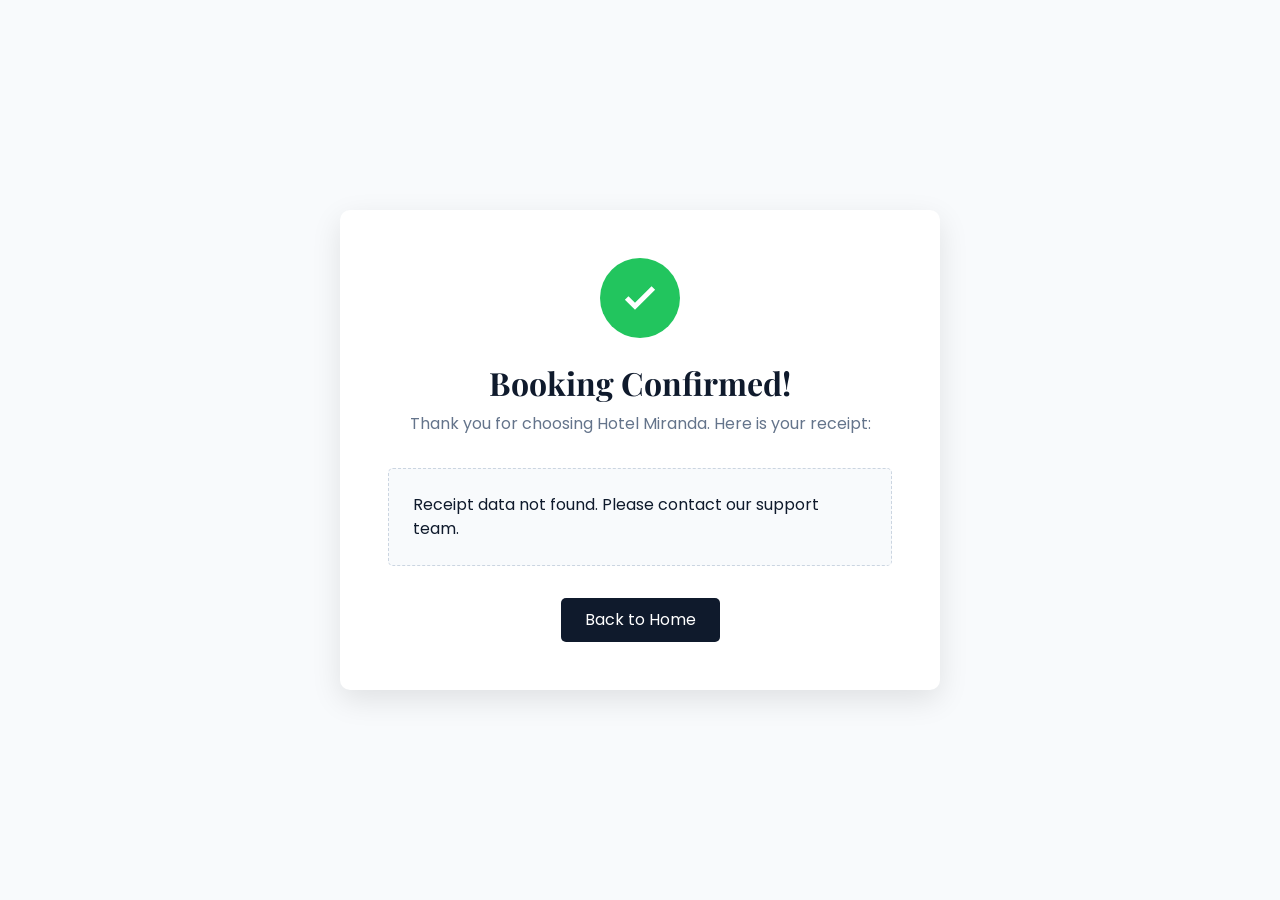
<file: Hotel_Miranda_16-10-23/Frontend/Booking/success.html>
<!DOCTYPE html>
<html lang="en">
<head>
    <meta charset="UTF-8">
    <meta name="viewport" content="width=device-width, initial-scale=1.0">
    <title>Booking Successful - Hotel Miranda</title>
    <link rel="stylesheet" href="styles.css">
    <link href="https://fonts.googleapis.com/css2?family=Playfair+Display:wght@700&family=Poppins:wght@400;500&display=swap" rel="stylesheet">
    <style>
        body { background-color: #f8fafc; display: flex; justify-content: center; align-items: center; min-height: 100vh; padding: 2rem; }
        .success-card { background: white; padding: 3rem; border-radius: 10px; box-shadow: 0 10px 30px rgba(0,0,0,0.1); max-width: 600px; width: 100%; text-align: center; }
        .success-icon { width: 80px; height: 80px; background: #22c55e; color: white; border-radius: 50%; display: flex; justify-content: center; align-items: center; margin: 0 auto 1.5rem auto; }
        .success-card h1 { color: #0f1a2c; margin-bottom: 0.5rem; }
        .success-card p { color: #64748b; margin-bottom: 2rem; }
        .receipt-box { background: #f8fafc; border: 1px dashed #cbd5e1; padding: 1.5rem; border-radius: 5px; text-align: left; margin-bottom: 2rem; }
        .receipt-row { display: flex; justify-content: space-between; margin-bottom: 0.75rem; border-bottom: 1px solid #e2e8f0; padding-bottom: 0.75rem;}
        .receipt-row:last-child { border-bottom: none; margin-bottom: 0; padding-bottom: 0; font-weight: bold; font-size: 1.2rem; color: #f6ac0f; }
        .btn-home { background: #0f1a2c; color: white; padding: 10px 24px; border-radius: 5px; text-decoration: none; display: inline-block; transition: 0.3s; }
        .btn-home:hover { background: #f6ac0f; color: #0f1a2c; }
    </style>
</head>
<body>

    <div class="success-card">
        <div class="success-icon">
            <svg width="40" height="40" viewBox="0 0 24 24" fill="none" stroke="currentColor" stroke-width="3">
                <polyline points="20 6 9 17 4 12"></polyline>
            </svg>
        </div>
        <h1>Booking Confirmed!</h1>
        <p>Thank you for choosing Hotel Miranda. Here is your receipt:</p>

        <div class="receipt-box" id="receiptBox">
            Loading receipt details...
        </div>

        <a href="../index.html" class="btn-home">Back to Home</a>
    </div>

    <script>
        document.addEventListener('DOMContentLoaded', () => {
            const data = JSON.parse(sessionStorage.getItem('bookingReceipt'));
            
            if (data) {
                document.getElementById('receiptBox').innerHTML = `
                    <div class="receipt-row"><span>Booking ID:</span> <strong>${data.code}</strong></div>
                    <div class="receipt-row"><span>Guest Name:</span> <strong>${data.name}</strong></div>
                    <div class="receipt-row"><span>Room Type:</span> <strong>${data.room}</strong></div>
                    <div class="receipt-row"><span>Check-in:</span> <strong>${data.checkIn}</strong></div>
                    <div class="receipt-row"><span>Duration:</span> <strong>${data.nights} night(s)</strong></div>
                    <div class="receipt-row"><span>Total Amount:</span> <span>$${data.total}</span></div>
                `;
            } else {
                document.getElementById('receiptBox').innerHTML = "Receipt data not found. Please contact our support team.";
            }
        });
    </script>
</body>
</html>
</file>
<file: Hotel_Miranda_16-10-23/Frontend/Admin/admin.css>
* {
    margin: 0;
    padding: 0;
    box-sizing: border-box;
}

body {
    font-family: 'Segoe UI', Tahoma, Geneva, Verdana, sans-serif;
    background: #f5f7fa;
    color: #333;
}

/* Admin Container */
.admin-container {
    display: flex;
    min-height: 100vh;
}

/* SIDEBAR */
.sidebar {
    width: 250px;
    background: linear-gradient(135deg, #0F1A2C 0%,#0F1A2C 100%);
    color: white;
    padding: 20px;
    position: fixed;
    left: 0;
    top: 0;
    height: 100vh;
    overflow-y: auto;
    box-shadow: 0 4px 12px rgba(0, 0, 0, 0.15);
    z-index: 1000;
}

.sidebar-header {
    margin-bottom: 30px;
    padding-bottom: 20px;
    border-bottom: 1px solid rgba(255, 255, 255, 0.2);
}

.logo {
    display: flex;
    align-items: center;
    gap: 10px;
    font-size: 20px;
    font-weight: bold;
}

.logo i {
    font-size: 24px;
}

.sidebar-nav {
    display: flex;
    flex-direction: column;
    gap: 10px;
}

.nav-item {
    display: flex;
    align-items: center;
    gap: 12px;
    padding: 12px 15px;
    color: rgba(255, 255, 255, 0.8);
    text-decoration: none;
    border-radius: 8px;
    transition: all 0.3s ease;
    cursor: pointer;
    font-size: 14px;
}

.nav-item:hover,
.nav-item.active {
    background: rgba(255, 255, 255, 0.2);
    color: white;
}

.nav-item.logout {
    margin-top: auto;
    border-top: 1px solid rgba(255, 255, 255, 0.2);
    padding-top: 15px;
}

/* MAIN CONTENT */
.main-content {
    flex: 1;
    margin-left: 250px;
    display: flex;
    flex-direction: column;
}

/* HEADER */
.header {
    background: white;
    padding: 20px 30px;
    display: flex;
    justify-content: space-between;
    align-items: center;
    box-shadow: 0 2px 8px rgba(0, 0, 0, 0.1);
    position: sticky;
    top: 0;
    z-index: 100;
}

.header-left {
    display: flex;
    align-items: center;
    gap: 20px;
}

.menu-toggle {
    display: none;
    background: none;
    border: none;
    font-size: 20px;
    cursor: pointer;
    color: #667eea;
}

.header-left h1 {
    font-size: 24px;
    color: #667eea;
}

.header-right {
    display: flex;
    align-items: center;
    gap: 15px;
}

.user-profile {
    display: flex;
    align-items: center;
    gap: 10px;
}

.user-profile img {
    width: 40px;
    height: 40px;
    border-radius: 50%;
}

/* CONTENT AREA */
.content-area {
    flex: 1;
    padding: 30px;
    overflow-y: auto;
}

.tab-content {
    display: none;
    animation: fadeIn 0.3s ease;
}

.tab-content.active {
    display: block;
}

@keyframes fadeIn {
    from {
        opacity: 0;
    }
    to {
        opacity: 1;
    }
}

/* SECTION HEADER */
.section-header {
    display: flex;
    justify-content: space-between;
    align-items: center;
    margin-bottom: 20px;
}

.section-header h2 {
    font-size: 24px;
    color: #333;
}

/* DASHBOARD GRID */
.dashboard-grid {
    display: grid;
    grid-template-columns: repeat(auto-fit, minmax(250px, 1fr));
    gap: 20px;
    margin-bottom: 40px;
}

.stat-card {
    background: white;
    border-radius: 10px;
    padding: 20px;
    display: flex;
    align-items: center;
    gap: 20px;
    box-shadow: 0 2px 8px rgba(0, 0, 0, 0.08);
    transition: transform 0.3s ease, box-shadow 0.3s ease;
}

.stat-card:hover {
    transform: translateY(-5px);
    box-shadow: 0 4px 12px rgba(0, 0, 0, 0.15);
}

.stat-icon {
    width: 60px;
    height: 60px;
    border-radius: 10px;
    display: flex;
    align-items: center;
    justify-content: center;
    color: white;
    font-size: 24px;
}

.stat-info h3 {
    font-size: 28px;
    color: #333;
    margin-bottom: 5px;
}

.stat-info p {
    color: #999;
    font-size: 14px;
}

/* BUTTONS */
.btn {
    padding: 10px 20px;
    border: none;
    border-radius: 8px;
    font-size: 14px;
    cursor: pointer;
    transition: all 0.3s ease;
    display: inline-flex;
    align-items: center;
    gap: 8px;
}

.btn-primary {
    background: linear-gradient(135deg, #667eea 0%, #764ba2 100%);
    color: white;
}

.btn-primary:hover {
    transform: translateY(-2px);
    box-shadow: 0 4px 12px rgba(102, 126, 234, 0.4);
}

.btn-secondary {
    background: #e0e9ff;
    color: #667eea;
}

.btn-secondary:hover {
    background: #c7d9ff;
}

.btn-danger {
    background: #ef4444;
    color: white;
    padding: 8px 12px;
    font-size: 12px;
}

.btn-danger:hover {
    background: #dc2626;
}

.btn-info {
    background: #3b82f6;
    color: white;
    padding: 8px 12px;
    font-size: 12px;
}

.btn-info:hover {
    background: #2563eb;
}

/* DATA TABLES */
.data-table {
    width: 100%;
    border-collapse: collapse;
    background: white;
    border-radius: 10px;
    overflow: hidden;
    box-shadow: 0 2px 8px rgba(0, 0, 0, 0.08);
    margin-top: 20px;
}

.data-table thead {
    background: linear-gradient(135deg, #667eea 0%, #764ba2 100%);
    color: white;
}

.data-table thead th {
    padding: 15px;
    text-align: left;
    font-weight: 600;
}

.data-table tbody td {
    padding: 15px;
    border-top: 1px solid #f0f0f0;
}

.data-table tbody tr {
    transition: background 0.2s ease;
}

.data-table tbody tr:hover {
    background: #f9f9f9;
}

.table-actions {
    display: flex;
    gap: 8px;
}

/* FILTERS */
.filters {
    display: flex;
    gap: 10px;
    margin-bottom: 20px;
}

.filters input,
.filters select {
    padding: 10px 15px;
    border: 1px solid #ddd;
    border-radius: 8px;
    font-size: 14px;
}

.filters input {
    flex: 1;
}

/* VIEW TOGGLE */
.view-toggle {
    display: flex;
    gap: 10px;
    margin-bottom: 20px;
}

.toggle-btn {
    padding: 10px 15px;
    border: 1px solid #ddd;
    background: white;
    border-radius: 8px;
    cursor: pointer;
    transition: all 0.3s ease;
    font-size: 14px;
}

.toggle-btn.active {
    background: linear-gradient(135deg, #667eea 0%, #764ba2 100%);
    color: white;
    border-color: transparent;
}

/* BOOKING TIMELINE */
.booking-timeline {
    background: white;
    border-radius: 10px;
    padding: 20px;
    box-shadow: 0 2px 8px rgba(0, 0, 0, 0.08);
}

.room-timeline {
    margin-bottom: 30px;
}

.room-header {
    display: flex;
    justify-content: space-between;
    align-items: center;
    padding: 15px;
    background: #f9f9f9;
    border-radius: 8px;
    margin-bottom: 15px;
}

.room-header h3 {
    color: #333;
    font-size: 16px;
}

.room-status {
    display: inline-block;
    padding: 5px 10px;
    border-radius: 20px;
    font-size: 12px;
    font-weight: bold;
}

.status-empty {
    background: #d1fae5;
    color: #065f46;
}

.status-booked {
    background: #fed7aa;
    color: #92400e;
}

.timeline-items {
    display: flex;
    gap: 10px;
    overflow-x: auto;
    padding: 10px 0;
}

.timeline-item {
    background: #667eea;
    color: white;
    padding: 10px 15px;
    border-radius: 6px;
    white-space: nowrap;
    font-size: 12px;
    cursor: pointer;
    transition: all 0.3s ease;
}

.timeline-item:hover {
    background: #764ba2;
    transform: scale(1.05);
}

.timeline-item .guest {
    font-weight: bold;
}

.timeline-item .dates {
    font-size: 11px;
    opacity: 0.9;
}

/* MODAL */
.modal {
    display: none;
    position: fixed;
    top: 0;
    left: 0;
    width: 100%;
    height: 100%;
    background: rgba(0, 0, 0, 0.5);
    z-index: 2000;
    align-items: center;
    justify-content: center;
}

.modal.show {
    display: flex;
}

.modal-content {
    background: white;
    border-radius: 10px;
    padding: 30px;
    width: 90%;
    max-width: 600px;
    max-height: 85vh;
    overflow-y: auto;
    box-shadow: 0 10px 40px rgba(0, 0, 0, 0.3);
    animation: slideIn 0.3s ease;
}

/* Scrollbar styling */
.modal-content::-webkit-scrollbar {
    width: 8px;
}

.modal-content::-webkit-scrollbar-track {
    background: #f1f1f1;
    border-radius: 10px;
}

.modal-content::-webkit-scrollbar-thumb {
    background: #6366f1;
    border-radius: 10px;
}

.modal-content::-webkit-scrollbar-thumb:hover {
    background: #4f46e5;
}

@keyframes slideIn {
    from {
        transform: translateY(-50px);
        opacity: 0;
    }
    to {
        transform: translateY(0);
        opacity: 1;
    }
}

.modal-header {
    display: flex;
    justify-content: space-between;
    align-items: center;
    margin-bottom: 20px;
}

.modal-header h2 {
    font-size: 20px;
    color: #333;
}

.close-btn {
    background: none;
    border: none;
    font-size: 28px;
    cursor: pointer;
    color: #999;
    transition: color 0.3s ease;
}

.close-btn:hover {
    color: #333;
}

/* FORMS */
form {
    display: flex;
    flex-direction: column;
    gap: 15px;
}

.form-group {
    display: flex;
    flex-direction: column;
    gap: 5px;
}

.form-group label {
    font-weight: 600;
    color: #333;
    font-size: 14px;
}

.form-group input,
.form-group select,
.form-group textarea {
    padding: 10px;
    border: 1px solid #ddd;
    border-radius: 8px;
    font-size: 14px;
    font-family: inherit;
}

.form-group input:focus,
.form-group select:focus,
.form-group textarea:focus {
    outline: none;
    border-color: #667eea;
    box-shadow: 0 0 0 3px rgba(102, 126, 234, 0.1);
}

.modal-buttons {
    display: flex;
    gap: 10px;
    justify-content: flex-end;
    margin-top: 10px;
}

.close-modal {
    cursor: pointer;
}

/* REPORT CONTENT */
.report-filters {
    display: flex;
    gap: 10px;
    margin-bottom: 20px;
}

.report-filters input {
    padding: 10px 15px;
    border: 1px solid #ddd;
    border-radius: 8px;
}

.report-content {
    background: white;
    padding: 30px;
    border-radius: 10px;
    box-shadow: 0 2px 8px rgba(0, 0, 0, 0.08);
}

/* SETTINGS */
.settings-group {
    background: white;
    padding: 20px;
    border-radius: 10px;
    box-shadow: 0 2px 8px rgba(0, 0, 0, 0.08);
    margin-bottom: 20px;
}

.settings-group h3 {
    margin-bottom: 20px;
    color: #333;
}

.setting-item {
    display: flex;
    flex-direction: column;
    gap: 8px;
    margin-bottom: 15px;
}

.setting-item label {
    font-weight: 600;
    color: #333;
    font-size: 14px;
}

.setting-item input {
    padding: 10px;
    border: 1px solid #ddd;
    border-radius: 8px;
}

/* RESPONSIVE */
@media (max-width: 1024px) {
    .dashboard-grid {
        grid-template-columns: repeat(2, 1fr);
    }
}

@media (max-width: 768px) {
    .admin-container {
        flex-direction: column;
    }

    .sidebar {
        width: 100%;
        height: auto;
        position: relative;
        display: none;
        flex-direction: row;
        flex-wrap: wrap;
    }

    .sidebar.show {
        display: flex;
    }

    .main-content {
        margin-left: 0;
    }

    .menu-toggle {
        display: block;
    }

    .header {
        padding: 15px;
    }

    .header-left h1 {
        font-size: 18px;
    }

    .content-area {
        padding: 15px;
    }

    .dashboard-grid {
        grid-template-columns: 1fr;
    }

    .data-table {
        font-size: 12px;
    }

    .data-table thead th,
    .data-table tbody td {
        padding: 8px;
    }

    .modal-content {
        width: 95%;
    }
}

@media (max-width: 480px) {
    .sidebar-header {
        margin-bottom: 15px;
    }

    .logo {
        font-size: 16px;
    }

    .header-left h1 {
        font-size: 16px;
    }

    .stat-info h3 {
        font-size: 20px;
    }

    .table-actions {
        flex-direction: column;
    }

    .table-actions .btn {
        width: 100%;
        justify-content: center;
    }
}

/* ============================================
   TIMELINE FILTERS & NAVIGATION
   ============================================ */
.timeline-filters {
    display: flex;
    gap: 15px;
    margin-bottom: 20px;
    padding: 15px;
    background: #f9f9f9;
    border-radius: 8px;
    flex-wrap: wrap;
}

.filter-group {
    display: flex;
    gap: 10px;
    align-items: center;
}

.filter-input,
.filter-select {
    padding: 10px 12px;
    border: 1px solid #ddd;
    border-radius: 6px;
    font-size: 14px;
    background: white;
    transition: border-color 0.3s ease;
}

.filter-input:focus,
.filter-select:focus {
    outline: none;
    border-color: #667eea;
    box-shadow: 0 0 0 3px rgba(102, 126, 234, 0.1);
}

.timeline-nav {
    display: flex;
    justify-content: center;
    align-items: center;
    gap: 20px;
    margin-bottom: 20px;
}

.nav-btn {
    padding: 10px 18px;
    background: white;
    border: 1px solid #ddd;
    border-radius: 6px;
    cursor: pointer;
    font-size: 14px;
    transition: all 0.3s ease;
}

.nav-btn:hover {
    background: #667eea;
    color: white;
    border-color: #667eea;
}

.date-range {
    font-weight: 600;
    color: #667eea;
    min-width: 180px;
    text-align: center;
    font-size: 15px;
}

/* ============================================
   HOURLY TIMELINE GRID
   ============================================ */
.booking-timeline-hourly {
    background: white;
    border-radius: 8px;
    overflow: auto;
    border: 1px solid #e5e7eb;
    margin-bottom: 20px;
}

.timeline-grid {
    display: grid;
    grid-template-columns: 150px repeat(24, 1fr);
    gap: 0;
    min-width: 2500px;
}

.timeline-header-row {
    display: contents;
}

.timeline-day-header {
    background: white;
    border-bottom: 2px solid #667eea;
    padding: 12px 8px;
    font-weight: 600;
    font-size: 13px;
    text-align: center;
    color: #667eea;
}

.timeline-time-header {
    background: #f9f9f9;
    border-bottom: 1px solid #e5e7eb;
    border-right: 1px solid #e5e7eb;
    padding: 8px 4px;
    font-weight: 600;
    font-size: 11px;
    text-align: center;
    color: #666;
}

.timeline-room-label {
    background: #f9f9f9;
    border-right: 2px solid #ddd;
    border-bottom: 1px solid #e5e7eb;
    display: flex;
    flex-direction: column;
    justify-content: center;
    padding: 10px;
    font-weight: 600;
    font-size: 13px;
    color: #333;
    position: sticky;
    left: 0;
    z-index: 10;
}

.timeline-room-code {
    color: #667eea;
    font-weight: 700;
}

.timeline-room-status {
    font-size: 11px;
    color: #999;
    margin-top: 3px;
}

.timeline-building-header {
    grid-column: 1 / -1;
    background: linear-gradient(135deg, #667eea 0%, #764ba2 100%);
    color: white;
    padding: 15px;
    font-weight: 700;
    font-size: 15px;
    display: flex;
    align-items: center;
    gap: 10px;
}

.timeline-cell {
    border-right: 1px solid #e5e7eb;
    border-bottom: 1px solid #e5e7eb;
    position: relative;
    min-height: 60px;
    background: white;
}

.timeline-cell:hover {
    background: #f0f4ff;
}

.timeline-booking {
    position: absolute;
    top: 2px;
    bottom: 2px;
    left: 2px;
    right: 2px;
    border-radius: 4px;
    padding: 4px 6px;
    font-size: 11px;
    font-weight: 600;
    color: white;
    overflow: hidden;
    text-overflow: ellipsis;
    white-space: nowrap;
    cursor: pointer;
    transition: all 0.2s ease;
    display: flex;
    align-items: center;
    justify-content: center;
}

.timeline-booking:hover {
    transform: scale(1.02);
    box-shadow: 0 4px 12px rgba(0, 0, 0, 0.2);
    z-index: 5;
}

/* Booking color variations */
.booking-color-1 { background: linear-gradient(135deg, #667eea 0%, #764ba2 100%); }
.booking-color-2 { background: linear-gradient(135deg, #f093fb 0%, #f5576c 100%); }
.booking-color-3 { background: linear-gradient(135deg, #4facfe 0%, #00f2fe 100%); }
.booking-color-4 { background: linear-gradient(135deg, #43e97b 0%, #38f9d7 100%); }
.booking-color-5 { background: linear-gradient(135deg, #fa709a 0%, #fee140 100%); }
.booking-color-6 { background: linear-gradient(135deg, #30cfd0 0%, #330867 100%); }
.booking-color-7 { background: linear-gradient(135deg, #a8edea 0%, #fed6e3 100%); }
.booking-color-8 { background: linear-gradient(135deg, #ff9a56 0%, #ff6a88 100%); }

.timeline-empty-state {
    grid-column: 1 / -1;
    text-align: center;
    padding: 60px 20px;
    color: #999;
    font-size: 16px;
}

.timeline-empty-state i {
    font-size: 48px;
    margin-bottom: 15px;
    opacity: 0.5;
}
</file>
<file: Hotel_Miranda_16-10-23/Frontend/Booking/styles.css>
/* ===== RESET & BASE STYLES ===== */
* {
    margin: 0;
    padding: 0;
    box-sizing: border-box;
}

body {
    font-family: 'Poppins', sans-serif;
    font-size: 16px;
    color: #0f1a2c;
    background-color: #ffffff;
    line-height: 1.5;
}

h1, h2, h3, h4 {
    font-family: 'Playfair Display', serif;
    font-weight: 700;
    line-height: 1.3;
}

h1 { font-size: 2rem; }
h2 { font-size: 1.5rem; }
h3 { font-size: 1.25rem; }
h4 { font-size: 1rem; }

a {
    text-decoration: none;
    color: inherit;
}

button {
    font-family: 'Poppins', sans-serif;
    border: none;
    cursor: pointer;
    font-size: 1rem;
}

input {
    font-family: 'Poppins', sans-serif;
    font-size: 1rem;
}

/* ===== CONTAINER ===== */
.container {
    max-width: 1280px;
    margin: 0 auto;
    padding: 0 1rem;
}

/* ===== NAVBAR ===== */
.navbar {
    background-color: #ffffff;
    box-shadow: 0 1px 3px rgba(0, 0, 0, 0.1);
    position: sticky;
    top: 0;
    z-index: 50;
}

.navbar-content {
    display: flex;
    justify-content: space-between;
    align-items: center;
    height: 64px;
}

.navbar-logo {
    display: flex;
    align-items: center;
    gap: 0.5rem;
}

.logo-icon {
    width: 40px;
    height: 40px;
    background-color: #0f1a2c;
    border-radius: 5px;
    display: flex;
    align-items: center;
    justify-content: center;
}

.logo-icon span {
    color: #f6ac0f;
    font-weight: 700;
    font-size: 1.25rem;
}

.logo-text {
    color: #0f1a2c;
    font-size: 1.25rem;
    margin: 0;
}

.navbar-links {
    display: none;
    gap: 2rem;
}

@media (min-width: 768px) {
    .navbar-links {
        display: flex;
    }
}

.nav-link {
    display: flex;
    align-items: center;
    gap: 0.5rem;
    color: #0f1a2c;
    transition: color 0.3s;
}

.nav-link:hover {
    color: #f6ac0f;
}

.nav-link.active {
    color: #f6ac0f;
}

/* ===== SEARCH SUMMARY BAR ===== */
.search-summary {
    background-color: #f8fafc;
    padding: 1.5rem 0;
}

.search-summary-content {
    display: flex;
    flex-direction: column;
    align-items: center;
    justify-content: space-between;
    gap: 1rem;
}

@media (min-width: 768px) {
    .search-summary-content {
        flex-direction: row;
    }
}

.search-details {
    display: flex;
    flex-wrap: wrap;
    align-items: center;
    gap: 1.5rem;
}

.search-item {
    display: flex;
    align-items: center;
    gap: 0.75rem;
}

.search-item svg {
    color: #0f1a2c;
}

.search-label {
    font-size: 0.875rem;
    color: #64748b;
    margin: 0 0 0.25rem 0;
}

.search-value {
    color: #0f1a2c;
    margin: 0;
}

.search-divider {
    width: 1px;
    height: 40px;
    background-color: rgba(15, 26, 44, 0.2);
}

.search-input-date {
    border: 1px solid transparent;
    background: transparent;
    font-family: 'Poppins', sans-serif;
    font-weight: 600;
    color: #0f1a2c;
    cursor: pointer;
    padding: 2px 5px;
    border-radius: 4px;
    transition: 0.3s;
}

.search-input-date:hover {
    background: rgba(246, 172, 15, 0.1);
    border-color: #f6ac0f;
}
.btn-modify {
    background-color: #f6ac0f;
    color: #0f1a2c;
    padding: 0.625rem 1.5rem;
    border-radius: 5px;
    display: flex;
    align-items: center;
    gap: 0.5rem;
    transition: background-color 0.3s;
}

.btn-modify:hover {
    background-color: #d99a0d;
}

/* ===== MAIN CONTENT ===== */
.main-content {
    padding: 3rem 0;
    flex-grow: 1;
}

.content-grid {
    display: grid;
    grid-template-columns: 1fr;
    gap: 2rem;
}

@media (min-width: 1024px) {
    .content-grid {
        grid-template-columns: 2fr 1fr;
    }
}

/* ===== SECTION HEADER ===== */
.section-header {
    margin-bottom: 1.5rem;
}

.section-header h2 {
    color: #0f1a2c;
    margin-bottom: 0.5rem;
}

.section-header p {
    color: #64748b;
    margin: 0;
}

/* ===== ROOMS LIST ===== */
.rooms-list {
    display: flex;
    flex-direction: column;
    gap: 1.5rem;
}

.room-card {
    background-color: #ffffff;
    border-radius: 5px;
    overflow: hidden;
    display: flex;
    flex-direction: column;
    gap: 1rem;
    transition: box-shadow 0.3s;
}

@media (min-width: 768px) {
    .room-card {
        flex-direction: row;
    }
}

.room-card:hover {
    box-shadow: 5px 5px 20px rgba(0, 0, 0, 0.1);
}

.room-image {
    width: 100%;
    height: 256px;
    position: relative;
    overflow: hidden;
}

@media (min-width: 768px) {
    .room-image {
        width: 40%;
        height: auto;
    }
}

.room-image img {
    width: 100%;
    height: 100%;
    object-fit: cover;
    box-shadow: 5px 5px 20px rgba(0, 0, 0, 0.2);
}

.room-details {
    flex: 1;
    padding: 1.5rem;
    display: flex;
    flex-direction: column;
    justify-content: space-between;
}

.room-details h3 {
    color: #0f1a2c;
    margin-bottom: 0.75rem;
}

.room-description {
    color: #64748b;
    margin-bottom: 1rem;
    line-height: 1.6;
}

.room-features {
    display: flex;
    flex-wrap: wrap;
    gap: 1rem;
    margin-bottom: 1rem;
}

.room-feature {
    display: flex;
    align-items: center;
    gap: 0.5rem;
    font-size: 0.875rem;
    color: #64748b;
}

.room-footer {
    display: flex;
    align-items: center;
    justify-content: space-between;
    margin-top: 1rem;
}

.room-price-label {
    font-size: 0.875rem;
    color: #64748b;
    margin: 0;
}

.room-price {
    font-size: 1.5rem;
    color: #0f1a2c;
    margin: 0;
}

.room-price-suffix {
    font-size: 1rem;
    color: #64748b;
}

.btn-select-room {
    border: 2px solid #0f1a2c;
    color: #0f1a2c;
    background-color: transparent;
    padding: 0.625rem 1.5rem;
    border-radius: 5px;
    transition: all 0.3s;
}

.btn-select-room:hover {
    background-color: #0f1a2c;
    color: #ffffff;
}

/* ===== BOOKING FORM ===== */
.booking-column {
    position: relative;
}

.booking-form-card {
    background-color: #ffffff;
    border-radius: 5px;
    box-shadow: 5px 5px 20px rgba(0, 0, 0, 0.1);
    padding: 1.5rem;
    position: sticky;
    top: 96px;
}

.booking-form-card h3 {
    color: #0f1a2c;
    margin-bottom: 1.5rem;
}

.room-summary {
    background-color: #f8fafc;
    border-radius: 5px;
    padding: 1rem;
    margin-bottom: 1.5rem;
}

.no-room-selected {
    text-align: center;
    color: #64748b;
    margin: 0;
}

.room-summary-content {
    display: block;
}

.summary-room-label {
    font-size: 0.875rem;
    color: #64748b;
    margin: 0 0 0.25rem 0;
}

.summary-room-name {
    color: #0f1a2c;
    margin: 0 0 0.75rem 0;
}

.summary-divider {
    border-top: 1px solid rgba(15, 26, 44, 0.2);
    padding-top: 0.75rem;
}

.summary-row {
    display: flex;
    justify-content: space-between;
    align-items: center;
    margin-bottom: 0.5rem;
}

.summary-row span:first-child {
    color: #64748b;
}

.summary-row span:last-child {
    color: #0f1a2c;
}

.summary-total {
    display: flex;
    justify-content: space-between;
    align-items: center;
    margin-top: 0.75rem;
    padding-top: 0.75rem;
    border-top: 1px solid rgba(15, 26, 44, 0.2);
}

.summary-total span:first-child {
    color: #0f1a2c;
}

.summary-total-amount {
    font-size: 1.25rem;
    color: #f6ac0f;
}

.booking-form {
    display: flex;
    flex-direction: column;
    gap: 1rem;
}

.form-group {
    display: flex;
    flex-direction: column;
}

.form-group label {
    display: flex;
    align-items: center;
    gap: 0.5rem;
    color: #0f1a2c;
    margin-bottom: 0.5rem;
    font-weight: 500;
}

.form-group input {
    width: 100%;
    padding: 0.625rem 1rem;
    border: 1px solid rgba(15, 26, 44, 0.2);
    border-radius: 5px;
    background-color: #f8fafc;
    transition: all 0.3s;
}

.form-group input:focus {
    outline: none;
    border-color: #f6ac0f;
    box-shadow: 0 0 0 2px rgba(246, 172, 15, 0.2);
}

.btn-submit {
    width: 100%;
    padding: 0.75rem;
    border-radius: 5px;
    display: flex;
    align-items: center;
    justify-content: center;
    gap: 0.5rem;
    transition: all 0.3s;
    margin-top: 0.5rem;
}

.btn-submit:not(:disabled) {
    background-color: #f6ac0f;
    color: #0f1a2c;
}

.btn-submit:not(:disabled):hover {
    background-color: #d99a0d;
}

.btn-submit:disabled {
    background-color: #64748b;
    color: #ffffff;
    cursor: not-allowed;
}

.btn-submit .spinner {
    animation: spin 1s linear infinite;
}

@keyframes spin {
    from { transform: rotate(0deg); }
    to { transform: rotate(360deg); }
}

.security-note {
    margin-top: 1.5rem;
    text-align: center;
}

.security-note p {
    font-size: 0.75rem;
    color: #64748b;
    margin: 0;
}

/* ===== FOOTER ===== */
.footer {
    background-color: #0f1a2c;
    color: #ffffff;
    padding: 3rem 0;
    margin-top: 4rem;
}

.footer-grid {
    display: grid;
    grid-template-columns: 1fr;
    gap: 2rem;
}

@media (min-width: 768px) {
    .footer-grid {
        grid-template-columns: repeat(3, 1fr);
    }
}

.footer-section h3,
.footer-section h4 {
    color: #ffffff;
    margin-bottom: 1rem;
}

.footer-logo {
    display: flex;
    align-items: center;
    gap: 0.5rem;
    margin-bottom: 1rem;
}

.footer-logo .logo-icon {
    background-color: #f6ac0f;
}

.footer-logo .logo-icon span {
    color: #0f1a2c;
}

.footer-logo h3 {
    margin: 0;
}

.footer-description {
    color: #94a3b8;
    font-size: 0.875rem;
    line-height: 1.6;
}

.contact-list {
    display: flex;
    flex-direction: column;
    gap: 0.75rem;
}

.contact-item {
    display: flex;
    align-items: flex-start;
    gap: 0.75rem;
}

.contact-item svg {
    color: #f6ac0f;
    flex-shrink: 0;
    margin-top: 0.25rem;
}

.contact-item p {
    color: #94a3b8;
    font-size: 0.875rem;
    margin: 0;
}

.social-links {
    display: flex;
    gap: 1rem;
    margin-bottom: 1.5rem;
}

.social-link {
    width: 40px;
    height: 40px;
    background-color: #f6ac0f;
    border-radius: 5px;
    display: flex;
    align-items: center;
    justify-content: center;
    transition: background-color 0.3s;
}

.social-link:hover {
    background-color: #d99a0d;
}

.social-link svg {
    color: #0f1a2c;
}

.footer-links {
    display: flex;
    flex-direction: column;
    gap: 0.5rem;
}

.footer-links a {
    color: #94a3b8;
    font-size: 0.875rem;
    transition: color 0.3s;
}

.footer-links a:hover {
    color: #f6ac0f;
}

.footer-bottom {
    border-top: 1px solid rgba(255, 255, 255, 0.1);
    margin-top: 2rem;
    padding-top: 2rem;
    text-align: center;
}

.footer-bottom p {
    color: #94a3b8;
    font-size: 0.875rem;
    margin: 0;
}

/* ===== MODAL ===== */
.modal {
    display: none;
    position: fixed;
    z-index: 100;
    left: 0;
    top: 0;
    width: 100%;
    height: 100%;
    background-color: rgba(0, 0, 0, 0.5);
    backdrop-filter: blur(4px);
    align-items: center;
    justify-content: center;
    padding: 1rem;
}

.modal.active {
    display: flex;
}

.modal-content {
    background-color: #ffffff;
    border-radius: 5px;
    box-shadow: 5px 5px 30px rgba(0, 0, 0, 0.3);
    max-width: 672px;
    width: 100%;
    max-height: 90vh;
    overflow-y: auto;
}

.modal-header {
    background-color: #0f1a2c;
    padding: 1.5rem;
    position: relative;
}

.modal-close {
    position: absolute;
    top: 1rem;
    right: 1rem;
    background: transparent;
    color: #ffffff;
    border: none;
    cursor: pointer;
    transition: color 0.3s;
}

.modal-close:hover {
    color: #f6ac0f;
}

.modal-header-content {
    text-align: center;
}

.modal-icon {
    display: inline-flex;
    align-items: center;
    justify-content: center;
    width: 64px;
    height: 64px;
    background-color: #f6ac0f;
    border-radius: 50%;
    margin-bottom: 1rem;
}

.modal-icon svg {
    color: #0f1a2c;
}

.modal-header h2 {
    color: #ffffff;
    margin-bottom: 0.5rem;
}

.modal-header p {
    color: #94a3b8;
    margin: 0;
}

.confirmation-number {
    background-color: #f8fafc;
    border-bottom: 2px solid #f6ac0f;
    padding: 1rem;
    text-align: center;
}

.confirmation-label {
    font-size: 0.875rem;
    color: #64748b;
    margin: 0 0 0.25rem 0;
}

.confirmation-code {
    font-size: 1.5rem;
    color: #0f1a2c;
    margin: 0;
    font-family: monospace;
    letter-spacing: 0.1em;
}

.modal-body {
    padding: 1.5rem;
    display: flex;
    flex-direction: column;
    gap: 1.5rem;
}

.modal-section h3 {
    display: flex;
    align-items: center;
    gap: 0.5rem;
    color: #0f1a2c;
    margin-bottom: 1rem;
}

.modal-section h3 svg {
    color: #f6ac0f;
}

.info-box {
    background-color: #f8fafc;
    border-radius: 5px;
    padding: 1rem;
}

.info-row {
    display: flex;
    justify-content: space-between;
    margin-bottom: 0.75rem;
}

.info-row:last-child {
    margin-bottom: 0;
}

.info-row span:first-child {
    color: #64748b;
}

.info-row span:last-child {
    color: #0f1a2c;
}

.total-row {
    padding-top: 0.75rem;
    border-top: 1px solid rgba(15, 26, 44, 0.2);
    margin-top: 0.75rem;
}

.total-amount {
    font-size: 1.5rem;
    color: #f6ac0f !important;
}

.payment-confirmed {
    text-align: center;
    padding-top: 0.5rem;
}

.payment-confirmed p {
    font-size: 0.75rem;
    color: #64748b;
    margin: 0;
}

.hotel-location {
    background-color: rgba(246, 172, 15, 0.1);
    border: 1px solid #f6ac0f;
    border-radius: 5px;
    padding: 1rem;
    display: flex;
    align-items: flex-start;
    gap: 0.75rem;
}

.hotel-location svg {
    color: #f6ac0f;
    flex-shrink: 0;
    margin-top: 0.25rem;
}

.hotel-location p {
    font-size: 0.875rem;
    color: #0f1a2c;
    margin: 0;
}

.important-info {
    background-color: #f8fafc;
    border-radius: 5px;
    padding: 1rem;
}

.important-info h4 {
    color: #0f1a2c;
    margin-bottom: 0.5rem;
    font-size: 0.875rem;
}

.important-info ul {
    margin: 0;
    padding-left: 1.25rem;
}

.important-info li {
    font-size: 0.875rem;
    color: #64748b;
    margin-bottom: 0.25rem;
}

.modal-actions {
    border-top: 1px solid rgba(15, 26, 44, 0.1);
    padding: 1.5rem;
    display: grid;
    grid-template-columns: 1fr;
    gap: 0.75rem;
}

@media (min-width: 768px) {
    .modal-actions {
        grid-template-columns: repeat(3, 1fr);
    }
}

.btn-action {
    display: flex;
    align-items: center;
    justify-content: center;
    gap: 0.5rem;
    padding: 0.625rem 1rem;
    border-radius: 5px;
    font-size: 0.875rem;
    transition: all 0.3s;
}

.btn-download {
    background-color: #0f1a2c;
    color: #ffffff;
}

.btn-download:hover {
    background-color: #1a2942;
}

.btn-print {
    background-color: transparent;
    color: #0f1a2c;
    border: 2px solid #0f1a2c;
}

.btn-print:hover {
    background-color: #0f1a2c;
    color: #ffffff;
}

.btn-email {
    background-color: #f6ac0f;
    color: #0f1a2c;
}

.btn-email:hover {
    background-color: #d99a0d;
}

/* ===== RESPONSIVE ADJUSTMENTS ===== */
@media (max-width: 767px) {
    .room-footer {
        flex-direction: column;
        align-items: flex-start;
        gap: 1rem;
    }

    .btn-select-room {
        width: 100%;
    }
}
</file>
<file: Hotel_Miranda_16-10-23/Frontend/Login/style.css>
/* Reset & Base */
* {
    margin: 0;
    padding: 0;
    box-sizing: border-box;
}

body {
    font-family: 'Segoe UI', Tahoma, Geneva, Verdana, sans-serif;
    overflow: hidden;
    height: 100vh;
}

/* Animated Background */
.background-animation {
    position: fixed;
    inset: 0;
    background-image: url(./images/photo-1561501900-3701fa6a0864.jpg);
    background-size: cover;
    background-position: center;
    background-repeat: no-repeat;
    overflow: hidden;
    z-index: 1;
}

.background-animation::before {
    content: '';
    position: absolute;
    inset: 0;
    background: linear-gradient(135deg, rgba(102, 126, 234, 0.7) 0%, rgba(118, 75, 162, 0.7) 100%);
    z-index: 1;
}

.gradient-orb {
    position: absolute;
    border-radius: 50%;
    filter: blur(100px);
    opacity: 0.3;
    animation: float 25s infinite ease-in-out;
    z-index: 2;
}

.orb-1 {
    width: 400px;
    height: 400px;
    background: radial-gradient(circle, rgba(240, 147, 251, 0.4) 0%, transparent 70%);
    top: -10%;
    left: -10%;
    animation-delay: 0s;
}

.orb-2 {
    width: 350px;
    height: 350px;
    background: radial-gradient(circle, rgba(79, 172, 254, 0.4) 0%, transparent 70%);
    bottom: -10%;
    right: -10%;
    animation-delay: -8s;
}

.orb-3 {
    width: 500px;
    height: 500px;
    background: radial-gradient(circle, rgba(67, 233, 123, 0.3) 0%, transparent 70%);
    top: 50%;
    left: 50%;
    transform: translate(-50%, -50%);
    animation-delay: -16s;
}

@keyframes float {
    0%, 100% {
        transform: translate(0, 0) scale(1);
    }
    33% {
        transform: translate(30px, -50px) scale(1.1);
    }
    66% {
        transform: translate(-20px, 20px) scale(0.9);
    }
}

/* Main Wrapper */
.main-wrapper {
    position: relative;
    z-index: 2;
    display: flex;
    align-items: center;
    justify-content: center;
    min-height: 100vh;
    padding: 20px;
}

/* Glass Card */
.glass-card {
    width: 100%;
    max-width: 450px;
    background: rgba(255, 255, 255, 0.15);
    backdrop-filter: blur(20px);
    border-radius: 30px;
    padding: 40px;
    box-shadow: 
        0 8px 32px 0 rgba(31, 38, 135, 0.37),
        inset 0 0 0 1px rgba(255, 255, 255, 0.18);
    border: 1px solid rgba(255, 255, 255, 0.2);
    animation: slideIn 0.6s ease-out;
    transform-style: preserve-3d;
    perspective: 1000px;
}

@keyframes slideIn {
    from {
        opacity: 0;
        transform: translateY(30px) scale(0.95);
    }
    to {
        opacity: 1;
        transform: translateY(0) scale(1);
    }
}

/* Logo Section */
.logo-section {
    text-align: center;
    margin-bottom: 30px;
}

.logo-icon {
    display: inline-flex;
    align-items: center;
    justify-content: center;
    width: 70px;
    height: 70px;
    background: rgba(255, 255, 255, 0.25);
    backdrop-filter: blur(10px);
    border-radius: 20px;
    margin-bottom: 15px;
    box-shadow: 0 4px 15px rgba(0, 0, 0, 0.1);
}

.logo-icon svg {
    width: 35px;
    height: 35px;
    color: white;
    stroke-width: 2.5;
}

.logo-text {
    font-size: 32px;
    font-weight: 700;
    color: white;
    margin-bottom: 5px;
    text-shadow: 0 2px 10px rgba(0, 0, 0, 0.2);
}

.tagline {
    font-size: 14px;
    color: rgba(255, 255, 255, 0.9);
    font-weight: 300;
}

/* Tab Switcher */
.tab-switcher {
    position: relative;
    display: flex;
    background: rgba(255, 255, 255, 0.1);
    border-radius: 15px;
    padding: 5px;
    margin-bottom: 30px;
}

.tab-btn {
    flex: 1;
    padding: 12px;
    background: transparent;
    border: none;
    color: rgba(255, 255, 255, 0.7);
    font-size: 16px;
    font-weight: 600;
    cursor: pointer;
    transition: all 0.3s ease;
    border-radius: 12px;
    z-index: 2;
}

.tab-btn.active {
    color: white;
}

.tab-indicator {
    position: absolute;
    width: 50%;
    height: calc(100% - 10px);
    background: rgba(255, 255, 255, 0.25);
    backdrop-filter: blur(10px);
    border-radius: 12px;
    top: 5px;
    left: 5px;
    transition: transform 0.3s cubic-bezier(0.68, -0.55, 0.265, 1.55);
    z-index: 1;
    box-shadow: 0 4px 15px rgba(0, 0, 0, 0.1);
}

/* Form */
.auth-form {
    display: flex;
    flex-direction: column;
    gap: 20px;
}

.input-group {
    transition: all 0.3s ease;
}

.input-group.hidden {
    display: none;
}

/* Floating Input */
.floating-input {
    position: relative;
}

.form-input {
    width: 100%;
    padding: 16px 16px 16px 50px;
    background: rgba(255, 255, 255, 0.2);
    backdrop-filter: blur(10px);
    border: 2px solid rgba(255, 255, 255, 0.3);
    border-radius: 15px;
    color: white;
    font-size: 16px;
    transition: all 0.3s ease;
}

.form-input::placeholder {
    color: transparent;
}

.form-input:focus {
    outline: none;
    background: rgba(255, 255, 255, 0.25);
    border-color: rgba(255, 255, 255, 0.5);
    box-shadow: 0 0 0 3px rgba(255, 255, 255, 0.1);
}

.floating-label {
    position: absolute;
    left: 50px;
    top: 50%;
    transform: translateY(-50%);
    color: rgba(255, 255, 255, 0.7);
    font-size: 16px;
    pointer-events: none;
    transition: all 0.3s ease;
    display: flex;
    align-items: center;
    gap: 8px;
}

.label-icon {
    width: 20px;
    height: 20px;
    position: absolute;
    left: -35px;
    color: rgba(255, 255, 255, 0.8);
}

.form-input:focus ~ .floating-label,
.form-input:not(:placeholder-shown) ~ .floating-label {
    top: -10px;
    left: 15px;
    font-size: 12px;
    color: white;
    background: linear-gradient(135deg, #667eea 0%, #764ba2 100%);
    padding: 2px 10px;
    border-radius: 8px;
}

.form-input:focus ~ .floating-label .label-icon,
.form-input:not(:placeholder-shown) ~ .floating-label .label-icon {
    display: none;
}

/* Toggle Password */
.toggle-password {
    position: absolute;
    right: 15px;
    top: 50%;
    transform: translateY(-50%);
    background: none;
    border: none;
    cursor: pointer;
    padding: 5px;
    display: flex;
    align-items: center;
    justify-content: center;
}

.eye-icon {
    width: 20px;
    height: 20px;
    color: rgba(255, 255, 255, 0.7);
    transition: color 0.3s ease;
}

.toggle-password:hover .eye-icon {
    color: white;
}

/* Form Extras */
.form-extras {
    display: flex;
    justify-content: space-between;
    align-items: center;
}

.checkbox-wrapper {
    display: flex;
    align-items: center;
    gap: 8px;
    cursor: pointer;
    position: relative;
}

.checkbox-wrapper input[type="checkbox"] {
    position: absolute;
    opacity: 0;
    cursor: pointer;
}

.checkmark {
    width: 20px;
    height: 20px;
    background: rgba(255, 255, 255, 0.2);
    border: 2px solid rgba(255, 255, 255, 0.4);
    border-radius: 6px;
    transition: all 0.3s ease;
    position: relative;
}

.checkbox-wrapper input:checked ~ .checkmark {
    background: white;
    border-color: white;
}

.checkbox-wrapper input:checked ~ .checkmark::after {
    content: '';
    position: absolute;
    left: 5px;
    top: 2px;
    width: 5px;
    height: 10px;
    border: solid #667eea;
    border-width: 0 2px 2px 0;
    transform: rotate(45deg);
}

.checkbox-label {
    color: rgba(255, 255, 255, 0.9);
    font-size: 14px;
}

.link-btn {
    background: none;
    border: none;
    color: white;
    font-size: 14px;
    cursor: pointer;
    text-decoration: none;
    font-weight: 500;
    transition: all 0.3s ease;
}

.link-btn:hover {
    text-decoration: underline;
}

/* Submit Button */
.submit-btn {
    width: 100%;
    padding: 16px;
    background: linear-gradient(135deg, #ffffff 0%, #f0f0f0 100%);
    border: none;
    border-radius: 15px;
    color: #667eea;
    font-size: 16px;
    font-weight: 700;
    cursor: pointer;
    transition: all 0.3s ease;
    box-shadow: 0 8px 20px rgba(0, 0, 0, 0.15);
    display: flex;
    align-items: center;
    justify-content: center;
    gap: 10px;
    margin-top: 10px;
}

.submit-btn:hover {
    transform: translateY(-2px);
    box-shadow: 0 12px 25px rgba(0, 0, 0, 0.2);
}

.submit-btn:active {
    transform: translateY(0);
}

.btn-arrow {
    width: 20px;
    height: 20px;
    transition: transform 0.3s ease;
}

.submit-btn:hover .btn-arrow {
    transform: translateX(5px);
}

/* Social Section */
.social-section {
    margin-top: 30px;
}

.section-divider {
    position: relative;
    text-align: center;
    margin-bottom: 20px;
}

.section-divider::before {
    content: '';
    position: absolute;
    top: 50%;
    left: 0;
    right: 0;
    height: 1px;
    background: rgba(255, 255, 255, 0.2);
}

.section-divider span {
    position: relative;
    display: inline-block;
    padding: 0 15px;
    background: transparent;
    color: rgba(255, 255, 255, 0.8);
    font-size: 13px;
}

.social-buttons {
    display: flex;
    gap: 15px;
    justify-content: center;
}

.social-btn {
    width: 60px;
    height: 60px;
    background: rgba(255, 255, 255, 0.2);
    backdrop-filter: blur(10px);
    border: 2px solid rgba(255, 255, 255, 0.3);
    border-radius: 15px;
    cursor: pointer;
    transition: all 0.3s ease;
    display: flex;
    align-items: center;
    justify-content: center;
}

.social-btn:hover {
    background: rgba(255, 255, 255, 0.3);
    transform: translateY(-3px);
    box-shadow: 0 8px 20px rgba(0, 0, 0, 0.2);
}

.social-btn svg {
    width: 28px;
    height: 28px;
}

/* Footer */
.card-footer {
    margin-top: 30px;
    text-align: center;
}

.footer-text {
    color: rgba(255, 255, 255, 0.8);
    font-size: 12px;
    line-height: 1.6;
}

.footer-link {
    color: white;
    text-decoration: none;
    font-weight: 600;
    transition: all 0.3s ease;
}

.footer-link:hover {
    text-decoration: underline;
}

/* Responsive */
@media (max-width: 640px) {
    .glass-card {
        padding: 30px 25px;
        border-radius: 25px;
    }

    .logo-text {
        font-size: 28px;
    }

    .logo-icon {
        width: 60px;
        height: 60px;
    }

    .logo-icon svg {
        width: 30px;
        height: 30px;
    }

    .tab-btn {
        font-size: 14px;
        padding: 10px;
    }

    .form-input {
        font-size: 14px;
        padding: 14px 14px 14px 45px;
    }

    .social-btn {
        width: 55px;
        height: 55px;
    }
}

/* Input Autofill Override */
input:-webkit-autofill,
input:-webkit-autofill:hover,
input:-webkit-autofill:focus {
    -webkit-text-fill-color: white;
    -webkit-box-shadow: 0 0 0px 1000px rgba(255, 255, 255, 0.1) inset;
    transition: background-color 5000s ease-in-out 0s;
}
</file>
